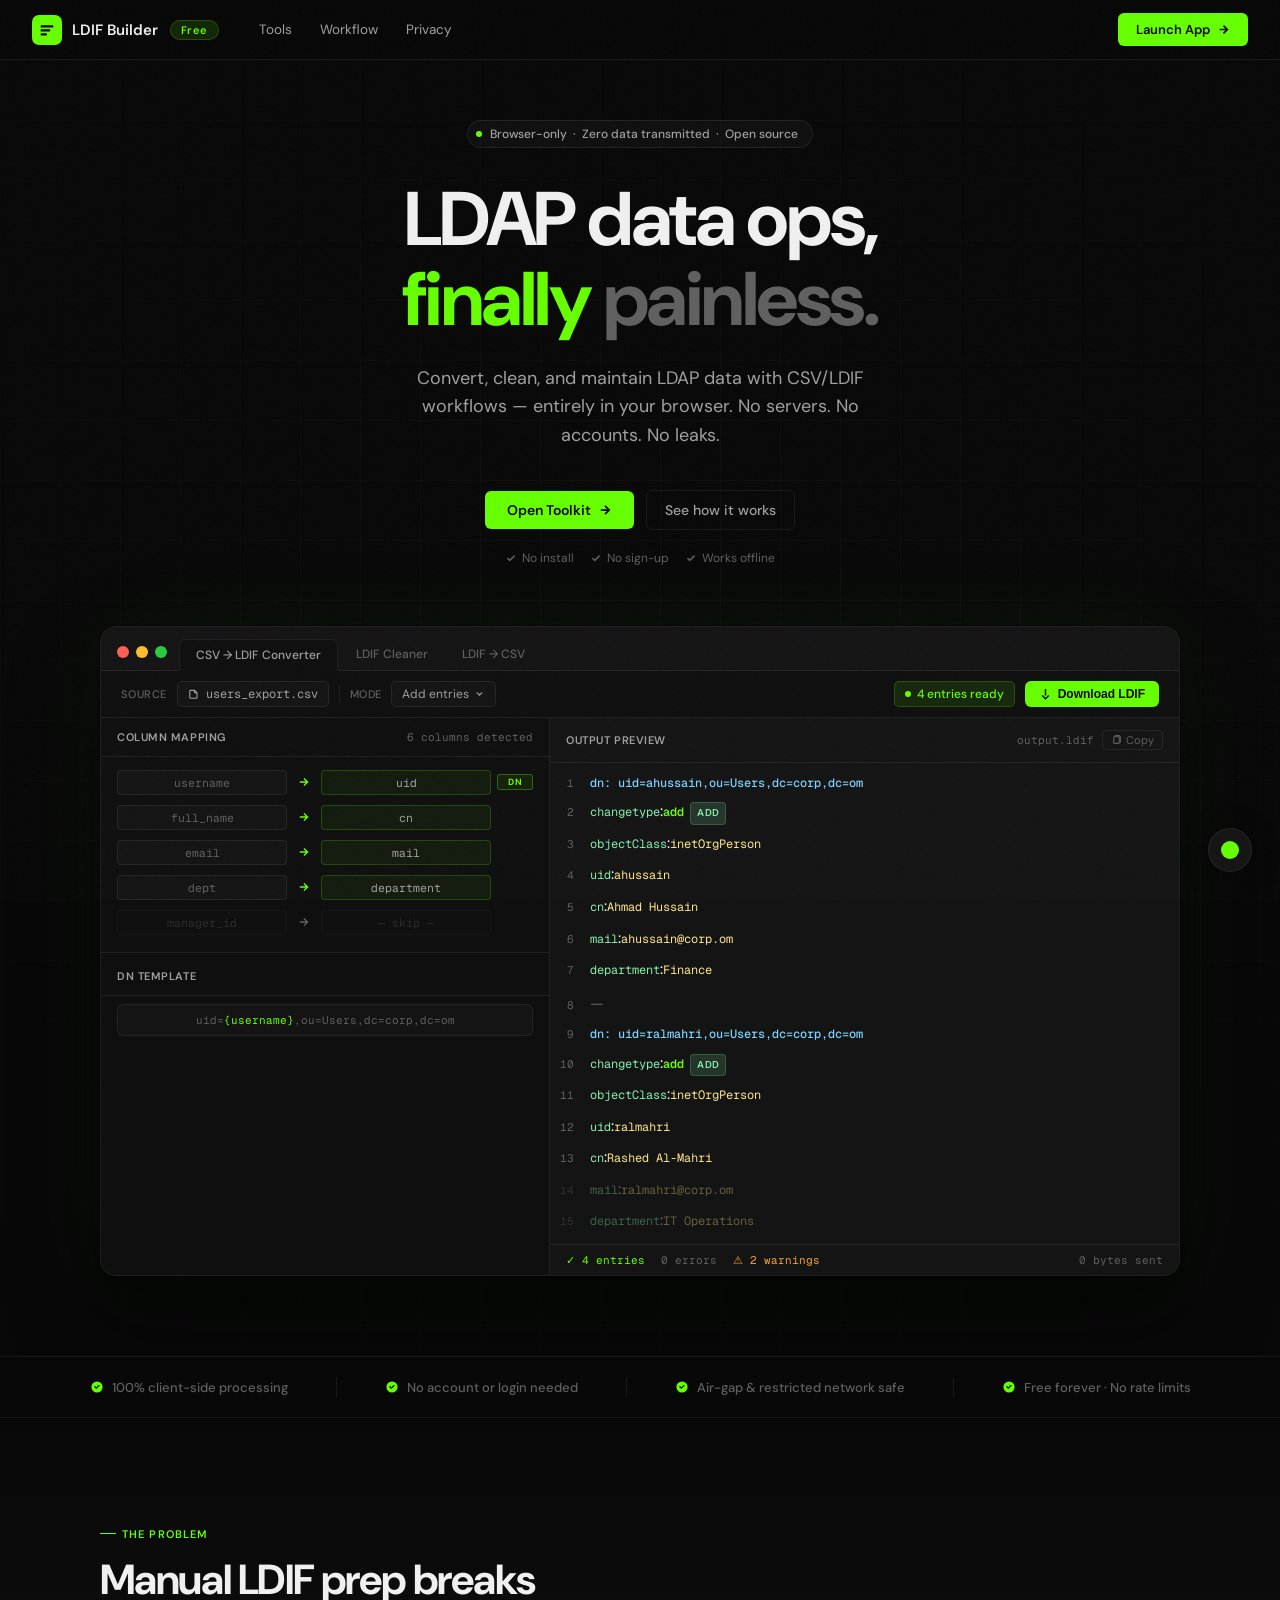
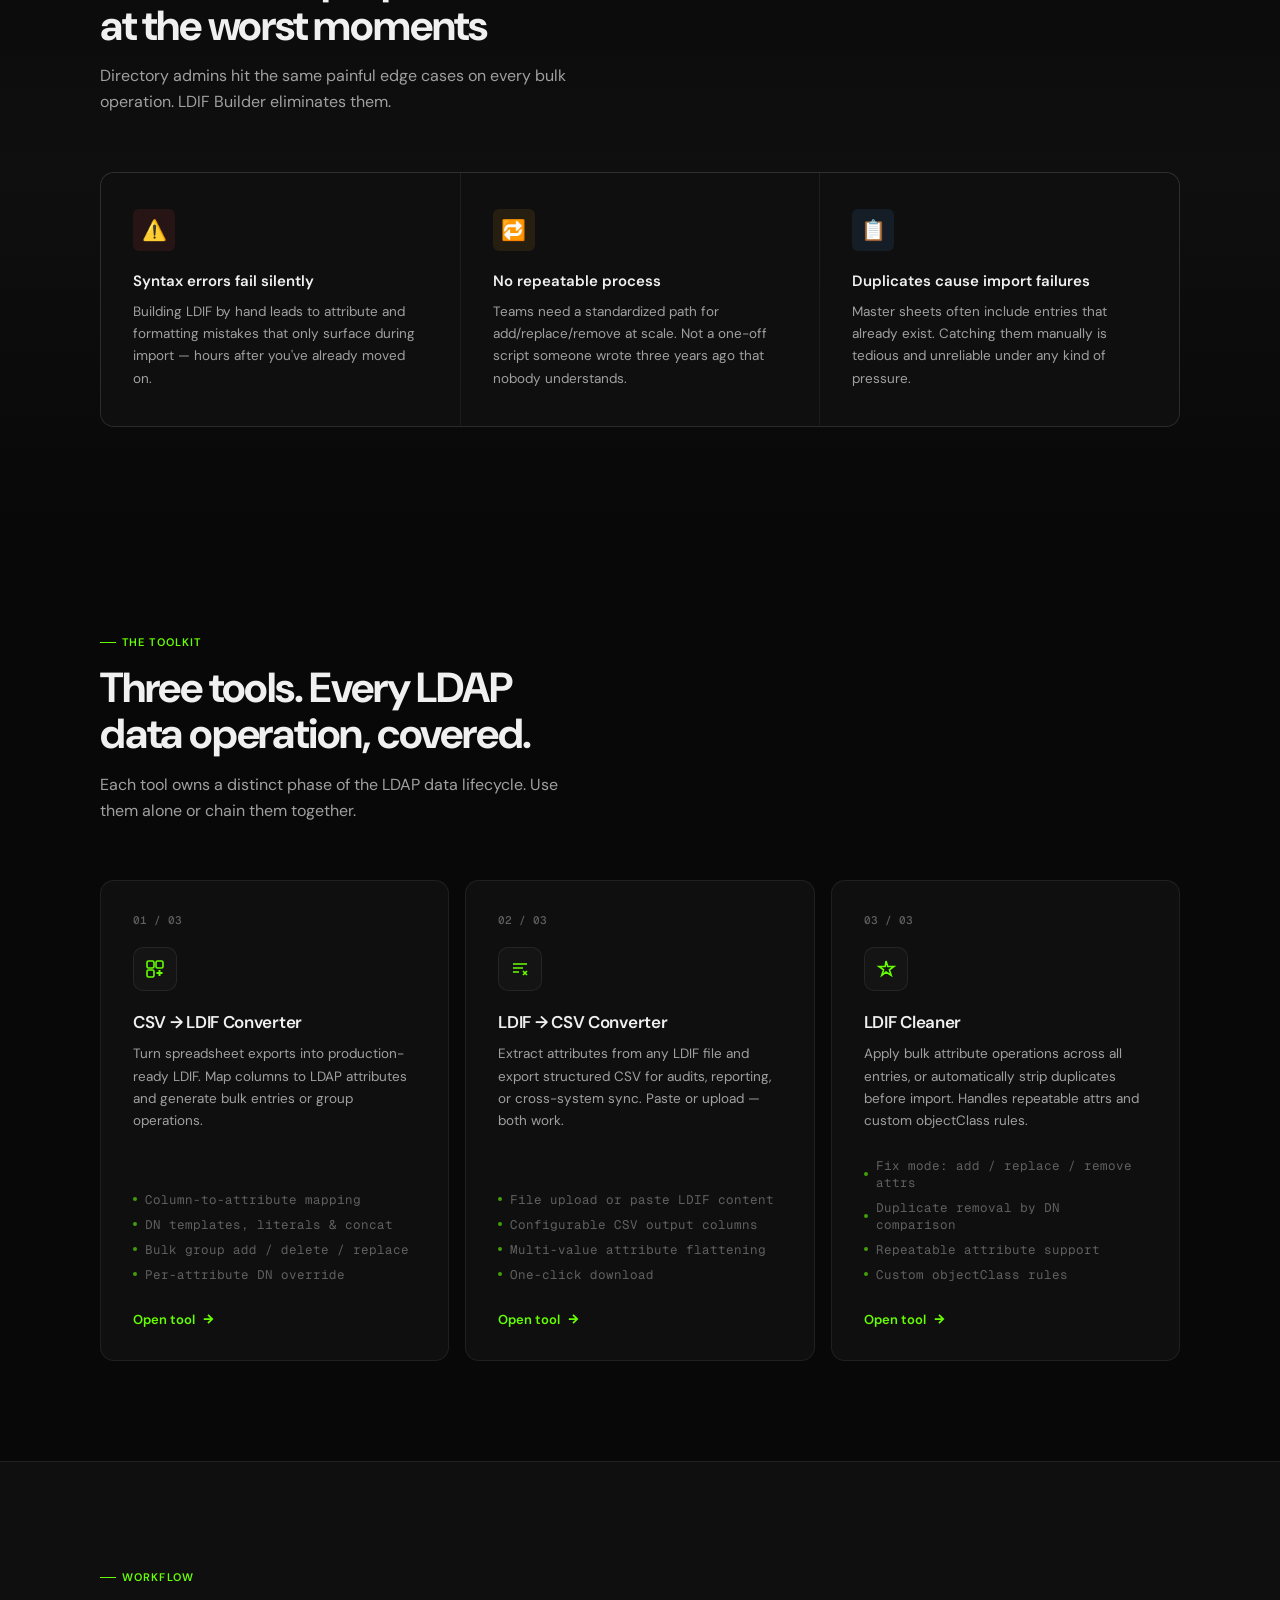
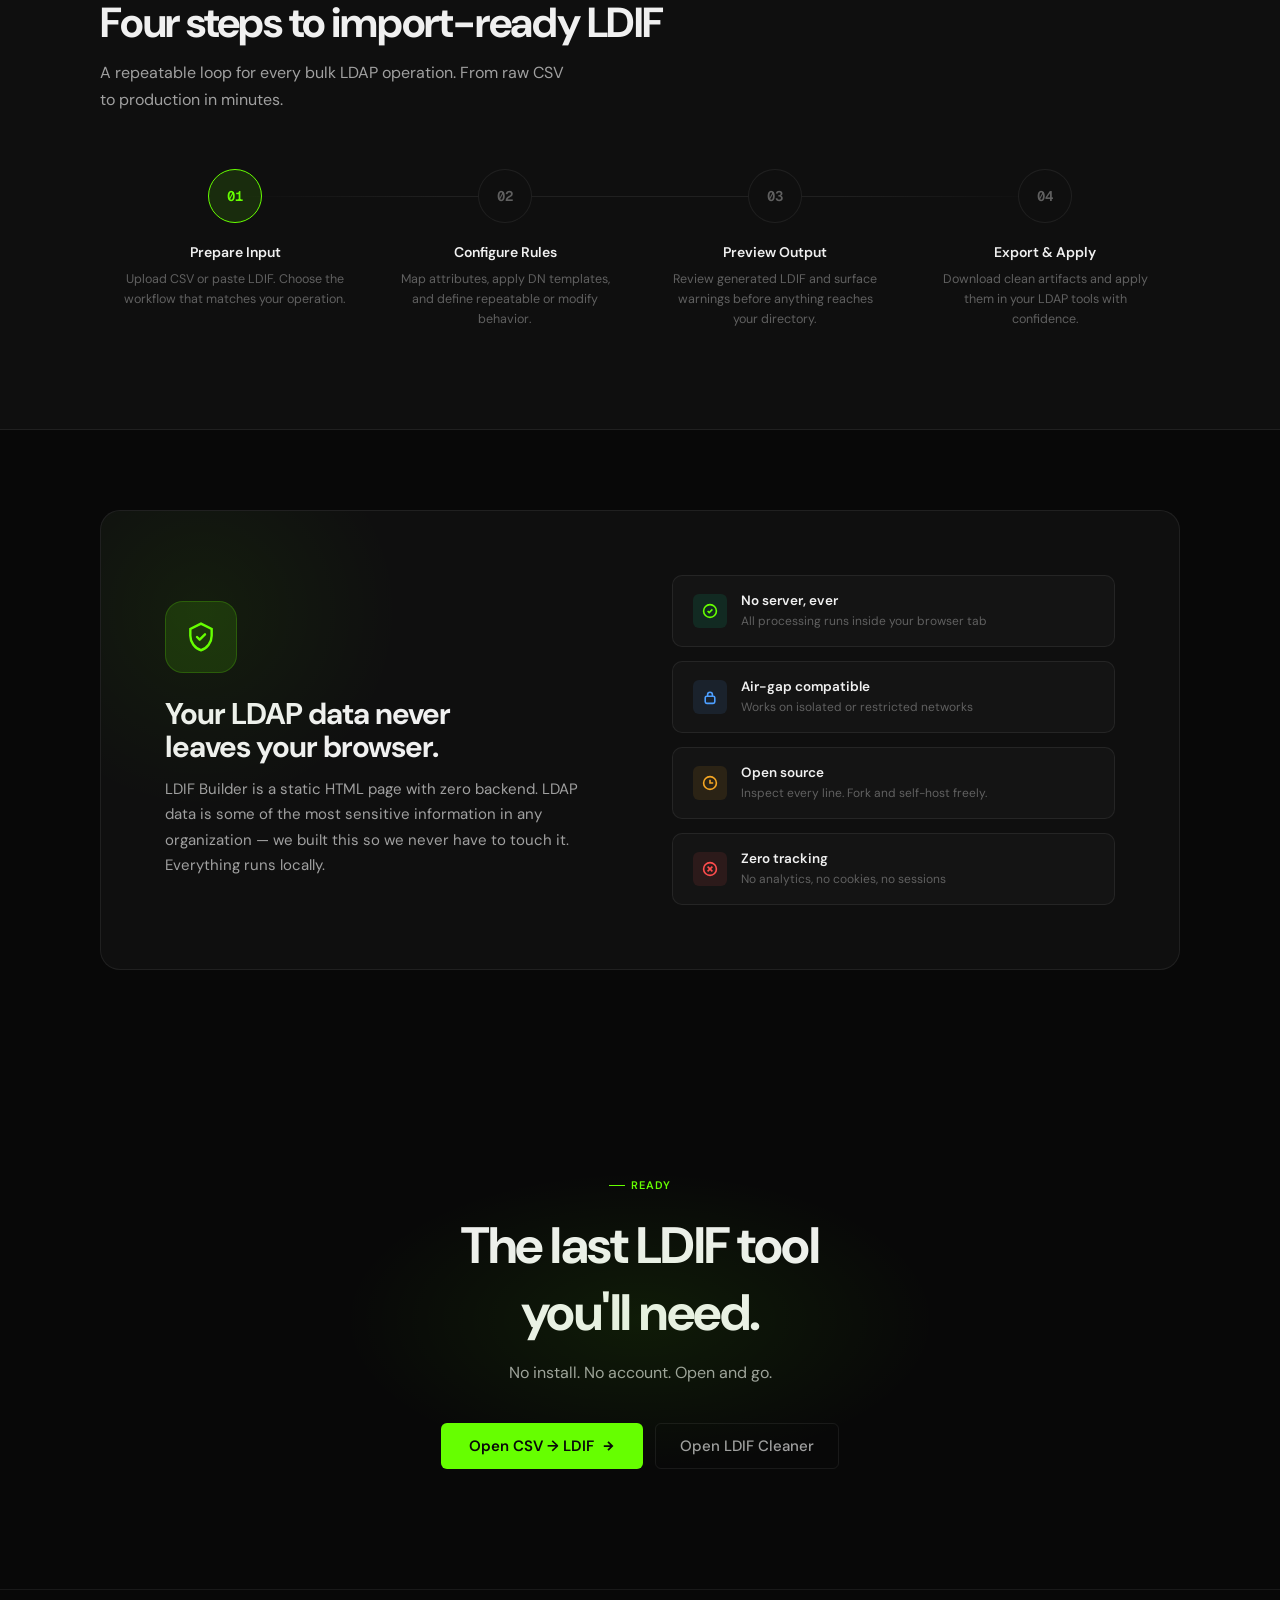
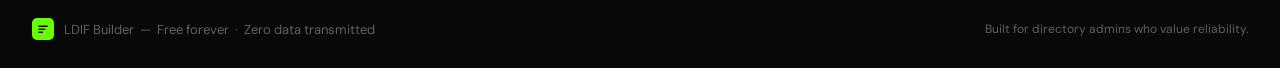
<file: index.html>
<!DOCTYPE html>
<html lang="en">
<head>
<meta charset="UTF-8">
<meta name="viewport" content="width=device-width, initial-scale=1.0">
<title>LDIF Builder — LDAP Data, Done Right</title>
<link rel="preconnect" href="https://fonts.googleapis.com">
<link href="https://fonts.googleapis.com/css2?family=DM+Sans:ital,opsz,wght@0,9..40,300;0,9..40,400;0,9..40,500;0,9..40,600;0,9..40,700;1,9..40,400&family=Geist+Mono:wght@300;400;500&display=swap" rel="stylesheet">
<style>
/* ─── THEME TOKENS ─── */
:root {
  --accent: #66ff00;
  --accent-rgb: 102, 255, 0;
  --bg: #080808;
  --bg-1: #0f0f0f;
  --bg-2: #141414;
  --bg-3: #1a1a1a;
  --border: rgba(255,255,255,.07);
  --border-hover: rgba(255,255,255,.14);
  --text: #f0f0f0;
  --text-2: #a0a0a0;
  --text-3: #606060;
  --red: #ff4d4d;
  --yellow: #f5a623;
  --blue: #4d9fff;
  --r: 10px; --r-sm: 6px;
}

*,*::before,*::after{box-sizing:border-box;margin:0;padding:0}
html{scroll-behavior:smooth}
body{
  background:var(--bg);color:var(--text);
  font-family:'DM Sans',sans-serif;
  -webkit-font-smoothing:antialiased;
  overflow-x:hidden;position:relative;
}

/* GRAIN */
body::before{
  content:'';position:fixed;inset:0;z-index:1000;pointer-events:none;opacity:.028;
  background-image:url("data:image/svg+xml,%3Csvg viewBox='0 0 512 512' xmlns='http://www.w3.org/2000/svg'%3E%3Cfilter id='n'%3E%3CfeTurbulence type='fractalNoise' baseFrequency='0.75' numOctaves='4' stitchTiles='stitch'/%3E%3C/filter%3E%3Crect width='100%25' height='100%25' filter='url(%23n)'/%3E%3C/svg%3E");
  background-size:200px 200px;
}

/* ─── NAV ─── */
nav{
  position:fixed;top:0;left:0;right:0;z-index:500;height:60px;
  display:flex;align-items:center;padding:0 32px;
  border-bottom:1px solid var(--border);
  background:rgba(8,8,8,.82);
  backdrop-filter:blur(24px) saturate(1.8);
  -webkit-backdrop-filter:blur(24px) saturate(1.8);
}
.nav-logo{display:flex;align-items:center;gap:10px;text-decoration:none;font-size:15px;font-weight:600;color:var(--text);flex-shrink:0}
.nav-logo-mark{width:30px;height:30px;background:var(--accent);border-radius:7px;display:grid;place-items:center;transition:background .3s}
.nav-pill{
  margin-left:12px;border-radius:100px;padding:2px 10px;
  font-size:11px;font-weight:600;letter-spacing:.04em;
  background:rgba(var(--accent-rgb),.12);
  border:1px solid rgba(var(--accent-rgb),.2);
  color:var(--accent);
  transition:background .3s,border-color .3s,color .3s;
}
.nav-links{display:flex;align-items:center;gap:4px;margin-left:28px;flex:1}
.nav-link{font-size:13.5px;color:var(--text-2);text-decoration:none;padding:5px 12px;border-radius:var(--r-sm);transition:color .15s,background .15s;font-weight:400}
.nav-link:hover{color:var(--text);background:rgba(255,255,255,.05)}
.nav-right{margin-left:auto;display:flex;align-items:center;gap:10px}
.btn-ghost{font-size:13px;color:var(--text-2);text-decoration:none;padding:7px 14px;border-radius:var(--r-sm);border:1px solid var(--border);transition:color .15s,border-color .15s;font-weight:500;cursor:pointer;background:none}
.btn-ghost:hover{color:var(--text);border-color:var(--border-hover)}
.btn-accent{
  font-size:13px;font-weight:600;background:var(--accent);color:#080808;
  border:none;border-radius:var(--r-sm);padding:8px 18px;
  cursor:pointer;text-decoration:none;display:flex;align-items:center;gap:7px;
  transition:opacity .15s,transform .15s,background .3s;
}
.btn-accent:hover{transform:translateY(-1px);opacity:.9}

/* ─── HERO ─── */
.hero{
  position:relative;z-index:1;min-height:100vh;
  display:flex;flex-direction:column;justify-content:center;align-items:center;
  text-align:center;padding:120px 24px 80px;overflow:hidden;
}
.hero-grid{
  position:absolute;inset:0;z-index:0;
  background-image:linear-gradient(rgba(255,255,255,.025) 1px,transparent 1px),linear-gradient(90deg,rgba(255,255,255,.025) 1px,transparent 1px);
  background-size:60px 60px;
  mask-image:radial-gradient(ellipse 80% 80% at 50% 50%,black 20%,transparent 100%);
}
.orb{position:absolute;border-radius:50%;filter:blur(120px);pointer-events:none;animation:drift 12s ease-in-out infinite}
.orb-1{width:500px;height:300px;top:20%;left:10%;animation-delay:0s}
.orb-2{width:400px;height:400px;top:10%;right:10%;animation-delay:-4s}
@keyframes drift{0%,100%{transform:translate(0,0)}33%{transform:translate(30px,-20px)}66%{transform:translate(-20px,30px)}}

.hero-eyebrow{
  display:inline-flex;align-items:center;gap:8px;
  border:1px solid var(--border);border-radius:100px;padding:5px 14px 5px 8px;
  font-size:12px;font-weight:500;color:var(--text-2);margin-bottom:32px;
  background:rgba(255,255,255,.03);animation:fadeUp .6s ease both;
}
.eyebrow-dot{width:6px;height:6px;background:var(--accent);border-radius:50%;animation:pulse 2s ease infinite;transition:background .3s}
@keyframes pulse{0%,100%{opacity:1;transform:scale(1)}50%{opacity:.5;transform:scale(.7)}}
h1{font-size:clamp(44px,6vw,76px);font-weight:700;line-height:1.05;letter-spacing:-2.5px;color:var(--text);max-width:820px;animation:fadeUp .6s .1s ease both}
h1 .accent{color:var(--accent);transition:color .3s}
h1 .dim{color:var(--text-3)}
.hero-sub{font-size:18px;line-height:1.6;color:var(--text-2);font-weight:400;max-width:520px;margin:24px auto 0;animation:fadeUp .6s .2s ease both}
.hero-ctas{display:flex;align-items:center;gap:12px;margin-top:40px;animation:fadeUp .6s .3s ease both}
.hero-ctas .btn-accent{font-size:14px;padding:10px 22px}
.hero-ctas .btn-ghost{font-size:14px;padding:10px 18px}
.hero-meta{margin-top:20px;font-size:12px;color:var(--text-3);display:flex;align-items:center;gap:16px;animation:fadeUp .6s .4s ease both}
.hero-meta span{display:flex;align-items:center;gap:5px}

/* ─── APP MOCKUP ─── */
.app-wrap{width:100%;max-width:1080px;margin:60px auto 0;animation:fadeUp .6s .5s ease both;position:relative;z-index:1}
.app-shell{background:var(--bg-1);border:1px solid var(--border);border-radius:16px;overflow:hidden;box-shadow:0 0 0 1px rgba(0,0,0,.5),0 40px 80px rgba(0,0,0,.6),0 0 100px rgba(var(--accent-rgb),.06);transition:box-shadow .3s}
.app-chrome{background:var(--bg-2);border-bottom:1px solid var(--border);padding:12px 16px 0;display:flex;align-items:flex-end;gap:12px}
.chrome-dots{display:flex;gap:7px;align-items:center;padding-bottom:12px;flex-shrink:0}
.tl{width:12px;height:12px;border-radius:50%}
.tl-r{background:#ff5f57}.tl-y{background:#ffbd2e}.tl-g{background:#28ca41}
.chrome-bar{flex:1}
.chrome-tabs{display:flex;gap:2px}
.chrome-tab{font-size:12px;color:var(--text-3);padding:7px 16px;border-radius:6px 6px 0 0;cursor:pointer;transition:background .15s,color .15s;font-weight:500}
.chrome-tab.active{background:var(--bg-1);color:var(--text-2);border:1px solid var(--border);border-bottom:1px solid var(--bg-1);margin-bottom:-1px}
.app-toolbar{background:var(--bg-1);border-bottom:1px solid var(--border);padding:10px 20px;display:flex;align-items:center;justify-content:space-between;gap:12px}
.tb-left{display:flex;align-items:center;gap:10px;flex-wrap:wrap}
.tb-label{font-size:11px;color:var(--text-3);font-weight:500;letter-spacing:.04em;text-transform:uppercase}
.tb-file{display:flex;align-items:center;gap:6px;font-size:12px;color:var(--text-2);font-family:'Geist Mono',monospace;background:var(--bg-2);border:1px solid var(--border);border-radius:5px;padding:4px 10px}
.tb-sep{width:1px;height:18px;background:var(--border)}
.tb-select{display:flex;align-items:center;gap:5px;font-size:12px;color:var(--text-2);background:var(--bg-2);border:1px solid var(--border);border-radius:5px;padding:4px 10px;cursor:pointer}
.tb-right{display:flex;align-items:center;gap:10px;flex-shrink:0}
.tb-badge{display:flex;align-items:center;gap:6px;font-size:12px;font-weight:500;padding:4px 10px;border-radius:5px}
.tb-badge.success{background:rgba(var(--accent-rgb),.1);color:var(--accent);border:1px solid rgba(var(--accent-rgb),.2);transition:background .3s,color .3s,border-color .3s}
.tb-dot{width:6px;height:6px;border-radius:50%;background:var(--accent);transition:background .3s}
.tb-btn-primary{display:flex;align-items:center;gap:6px;background:var(--accent);color:#080808;border:none;border-radius:6px;padding:6px 14px;font-size:12px;font-weight:700;cursor:pointer;transition:background .3s,opacity .15s}
.tb-btn-primary:hover{opacity:.85}
.app-panes{display:grid;grid-template-columns:1fr 1.4fr;min-height:360px}
.app-pane{display:flex;flex-direction:column}
.app-pane-left{border-right:1px solid var(--border);background:var(--bg-1)}
.app-pane-right{background:var(--bg-2)}
.pane-header{display:flex;align-items:center;justify-content:space-between;padding:12px 16px;border-bottom:1px solid var(--border)}
.pane-title{font-size:11px;font-weight:600;color:var(--text-2);letter-spacing:.05em;text-transform:uppercase}
.pane-count{font-size:11px;color:var(--text-3);font-family:'Geist Mono',monospace}
.preview-copy{display:flex;align-items:center;gap:4px;font-size:11px;color:var(--text-3);cursor:pointer;padding:2px 8px;border-radius:4px;border:1px solid var(--border);transition:color .15s,border-color .15s}
.preview-copy:hover{color:var(--text-2);border-color:var(--border-hover)}
.mapping-rows{padding:8px 0}
.map-row{display:grid;grid-template-columns:1fr 22px 1fr 36px;align-items:center;gap:6px;padding:5px 16px;transition:background .1s}
.map-row:hover{background:rgba(255,255,255,.02)}
.map-row.muted .map-src,.map-row.muted .map-dst{opacity:.35}
.map-src,.map-dst{font-size:11.5px;font-family:'Geist Mono',monospace;background:var(--bg-2);border:1px solid var(--border);border-radius:4px;padding:4px 8px;color:var(--text-3);overflow:hidden;text-overflow:ellipsis;white-space:nowrap}
.map-dst.active{color:var(--text-2);border-color:rgba(var(--accent-rgb),.2);background:rgba(var(--accent-rgb),.05);transition:border-color .3s,background .3s}
.map-arrow{display:flex;justify-content:center}
.map-tag{font-size:9px;font-weight:700;letter-spacing:.06em;text-transform:uppercase;color:var(--accent);transition:color .3s}
.dn-tag{border:1px solid rgba(var(--accent-rgb),.3);border-radius:3px;padding:1px 5px;background:rgba(var(--accent-rgb),.08);transition:border-color .3s,background .3s}
.pane-divider{height:1px;background:var(--border);margin:4px 0}
.dn-template{margin:8px 16px 16px;background:var(--bg-2);border:1px solid var(--border);border-radius:6px;padding:8px 12px;font-family:'Geist Mono',monospace;font-size:11px;overflow:hidden;text-overflow:ellipsis;white-space:nowrap}
.dn-seg.lit{color:var(--text-3)}
.dn-seg.var{color:var(--accent);transition:color .3s}
.output-code{flex:1;padding:8px 0;overflow:hidden}
.oc-line{display:flex;align-items:baseline;padding:1px 0;line-height:1.85}
.oc-line.faded{opacity:.35}
.oc-line.oc-sep{padding:4px 0}
.oc-ln{font-family:'Geist Mono',monospace;font-size:11px;color:var(--text-3);width:40px;text-align:right;padding-right:16px;flex-shrink:0;user-select:none}
.t-comment{color:#3a3a3a}
.t-dn{color:#7dd3fc;font-weight:500;font-family:'Geist Mono',monospace;font-size:12px}
.t-attr{color:#86efac;font-family:'Geist Mono',monospace;font-size:12px}
.t-val{color:#fde68a;font-family:'Geist Mono',monospace;font-size:12px}
.t-change{color:var(--accent);font-weight:600;font-family:'Geist Mono',monospace;font-size:12px;transition:color .3s}
.t-tag{display:inline-block;padding:1px 6px;border-radius:4px;font-size:10px;font-weight:600;margin-left:6px;vertical-align:middle;letter-spacing:.04em}
.tag-add{background:rgba(134,239,172,.15);color:#86efac;border:1px solid rgba(134,239,172,.2)}
.tag-mod{background:rgba(253,230,138,.1);color:#fde68a;border:1px solid rgba(253,230,138,.2)}
.output-footer{background:var(--bg-2);border-top:1px solid var(--border);padding:8px 16px;display:flex;align-items:center;gap:16px}
.tf-stat{font-family:'Geist Mono',monospace;font-size:11px;color:var(--text-3);display:flex;align-items:center;gap:6px}
.tf-dot{width:6px;height:6px;border-radius:50%;background:var(--accent);transition:background .3s}
.tf-ok{color:var(--accent);transition:color .3s}

/* ─── PROOF BAR ─── */
.proof-bar{
  position:relative;z-index:1;
  border-top:1px solid var(--border);border-bottom:1px solid var(--border);
  padding:20px 32px;display:flex;align-items:center;justify-content:center;gap:48px;flex-wrap:wrap;
}
.proof-item{display:flex;align-items:center;gap:8px;font-size:13px;color:var(--text-3);font-weight:500}
.proof-item svg{color:var(--accent);transition:color .3s}
.proof-divider{width:1px;height:20px;background:var(--border)}

/* ─── SECTIONS ─── */
.section{padding:100px 32px;position:relative;z-index:1}
.section-inner{max-width:1080px;margin:0 auto}
.eyebrow-label{display:inline-flex;align-items:center;gap:6px;font-size:11px;font-weight:600;letter-spacing:.1em;text-transform:uppercase;color:var(--accent);margin-bottom:16px;transition:color .3s}
.eyebrow-label::before{content:'';width:16px;height:1px;background:var(--accent);transition:background .3s}
.section-h2{font-size:clamp(28px,3.5vw,42px);font-weight:700;letter-spacing:-1.2px;line-height:1.1;color:var(--text);margin-bottom:14px}
.section-p{font-size:16px;color:var(--text-2);line-height:1.65;max-width:480px}

/* ─── PROBLEMS ─── */
.problem-grid{display:grid;grid-template-columns:repeat(3,1fr);gap:1px;margin-top:56px;border:1px solid var(--border);border-radius:14px;overflow:hidden;background:var(--border)}
.problem-card{background:var(--bg-1);padding:36px 32px;transition:background .2s}
.problem-card:hover{background:var(--bg-2)}
.problem-icon{width:42px;height:42px;border-radius:var(--r-sm);display:grid;place-items:center;margin-bottom:20px;font-size:20px}
.icon-red{background:rgba(255,77,77,.1)}.icon-yellow{background:rgba(245,166,35,.1)}.icon-blue{background:rgba(77,159,255,.1)}
.problem-title{font-size:15px;font-weight:600;color:var(--text);margin-bottom:10px}
.problem-desc{font-size:13.5px;color:var(--text-2);line-height:1.65}

/* ─── TOOLS ─── */
.tools-grid{display:grid;grid-template-columns:repeat(3,1fr);gap:16px;margin-top:56px}
.tool-card{
  background:var(--bg-1);border:1px solid var(--border);border-radius:14px;
  padding:32px;display:flex;flex-direction:column;
  text-decoration:none;color:inherit;
  transition:border-color .2s,background .2s,transform .2s,box-shadow .2s;
  position:relative;overflow:hidden;
}
.tool-card::before{
  content:'';position:absolute;top:0;left:0;right:0;height:1px;
  background:linear-gradient(90deg,transparent,var(--accent),transparent);
  opacity:0;transition:opacity .3s,background .3s;
}
.tool-card:hover{border-color:rgba(var(--accent-rgb),.2);background:var(--bg-2);transform:translateY(-3px);box-shadow:0 20px 60px rgba(0,0,0,.4),0 0 40px rgba(var(--accent-rgb),.04)}
.tool-card:hover::before{opacity:1}
.tool-num{font-family:'Geist Mono',monospace;font-size:11px;color:var(--text-3);font-weight:500;margin-bottom:20px}
.tool-icon{width:44px;height:44px;border-radius:var(--r);border:1px solid var(--border);display:grid;place-items:center;margin-bottom:20px;background:var(--bg-2);transition:border-color .2s}
.tool-card:hover .tool-icon{border-color:rgba(var(--accent-rgb),.25)}
.tool-name{font-size:17px;font-weight:600;color:var(--text);margin-bottom:10px;letter-spacing:-.3px}
.tool-desc{font-size:13.5px;color:var(--text-2);line-height:1.65;flex:1;margin-bottom:24px}
.tool-features{display:flex;flex-direction:column;gap:8px;margin-bottom:28px}
.tool-feat{display:flex;align-items:center;gap:8px;font-size:12.5px;color:var(--text-3);font-family:'Geist Mono',monospace}
.feat-dot{width:4px;height:4px;border-radius:50%;background:var(--accent);flex-shrink:0;opacity:.6;transition:background .3s}
.tool-arrow{display:flex;align-items:center;gap:6px;font-size:13px;font-weight:600;color:var(--accent);margin-top:auto;transition:color .3s}

/* ─── WORKFLOW ─── */
.workflow-steps{display:grid;grid-template-columns:repeat(4,1fr);gap:0;margin-top:56px;position:relative}
.workflow-steps::before{content:'';position:absolute;top:27px;left:12.5%;right:12.5%;height:1px;background:linear-gradient(90deg,transparent,var(--border),var(--border),var(--border),transparent)}
.step{display:flex;flex-direction:column;align-items:center;text-align:center;padding:0 24px;position:relative}
.step-circle{width:54px;height:54px;border-radius:50%;border:1px solid var(--border);background:var(--bg-1);display:grid;place-items:center;margin-bottom:20px;position:relative;z-index:1;transition:border-color .2s,background .2s}
.step-circle.active{border-color:var(--accent);background:rgba(var(--accent-rgb),.12);transition:border-color .3s,background .3s}
.step-n{font-family:'Geist Mono',monospace;font-size:14px;font-weight:600;color:var(--text-3)}
.step-circle.active .step-n{color:var(--accent);transition:color .3s}
.step-title{font-size:14px;font-weight:600;color:var(--text);margin-bottom:8px}
.step-desc{font-size:12.5px;color:var(--text-3);line-height:1.6}

/* ─── PRIVACY ─── */
.privacy-section{padding:80px 32px;position:relative;z-index:1}
.privacy-card{
  max-width:1080px;margin:0 auto;background:var(--bg-1);
  border:1px solid var(--border);border-radius:20px;padding:64px;
  display:grid;grid-template-columns:1fr 1fr;gap:64px;align-items:center;
  position:relative;overflow:hidden;
}
.privacy-card::before{
  content:'';position:absolute;top:-100px;left:-100px;width:400px;height:400px;
  background:radial-gradient(circle,rgba(var(--accent-rgb),.06) 0%,transparent 70%);
  pointer-events:none;transition:background .3s;
}
.privacy-icon-big{width:72px;height:72px;background:rgba(var(--accent-rgb),.12);border:1px solid rgba(var(--accent-rgb),.2);border-radius:18px;display:grid;place-items:center;margin-bottom:24px;transition:background .3s,border-color .3s}
.privacy-h{font-size:30px;font-weight:700;letter-spacing:-1px;margin-bottom:14px;line-height:1.1}
.privacy-p{font-size:15px;color:var(--text-2);line-height:1.7}
.privacy-pills{display:flex;flex-direction:column;gap:14px}
.p-pill{display:flex;align-items:center;gap:14px;padding:16px 20px;background:var(--bg-2);border:1px solid var(--border);border-radius:10px;transition:border-color .2s}
.p-pill:hover{border-color:rgba(var(--accent-rgb),.2)}
.p-pill-icon{width:34px;height:34px;flex-shrink:0;border-radius:var(--r-sm);display:grid;place-items:center}
.p-pill-text strong{font-size:13.5px;font-weight:600;display:block;color:var(--text)}
.p-pill-text span{font-size:12px;color:var(--text-3)}

/* ─── CTA ─── */
.cta-section{padding:120px 32px;text-align:center;position:relative;z-index:1}
.cta-glow{position:absolute;top:50%;left:50%;transform:translate(-50%,-50%);width:600px;height:300px;background:radial-gradient(ellipse,rgba(var(--accent-rgb),.08) 0%,transparent 70%);pointer-events:none;transition:background .3s}
.cta-section h2{font-size:clamp(32px,4vw,52px);font-weight:700;letter-spacing:-1.5px;margin-bottom:16px}
.cta-section p{font-size:16px;color:var(--text-2);margin-bottom:40px}
.cta-btns{display:flex;justify-content:center;gap:12px;flex-wrap:wrap}
.cta-btns .btn-accent{font-size:15px;padding:12px 28px}
.cta-btns .btn-ghost{font-size:15px;padding:12px 24px}

/* ─── FOOTER ─── */
footer{border-top:1px solid var(--border);padding:28px 32px;display:flex;align-items:center;justify-content:space-between;position:relative;z-index:1}
.footer-left{display:flex;align-items:center;gap:10px;font-size:13px;color:var(--text-3)}
.footer-right{font-size:12px;color:var(--text-3)}

/* ─── THEME PANEL ─── */
.theme-btn{
  position:fixed;bottom:28px;right:28px;z-index:600;
  width:44px;height:44px;border-radius:50%;
  background:var(--bg-2);border:1px solid var(--border);
  display:flex;align-items:center;justify-content:center;
  cursor:pointer;transition:border-color .2s,transform .2s;
  box-shadow:0 4px 24px rgba(0,0,0,.5);
}
.theme-btn:hover{border-color:var(--accent);transform:scale(1.05)}
.theme-swatch{
  width:18px;height:18px;border-radius:50%;
  background:var(--accent);transition:background .3s;
}

.theme-panel{
  position:fixed;bottom:84px;right:28px;z-index:601;
  background:var(--bg-2);border:1px solid var(--border);border-radius:16px;
  padding:20px;width:248px;
  box-shadow:0 20px 60px rgba(0,0,0,.6);
  transform:translateY(12px) scale(.96);opacity:0;pointer-events:none;
  transition:transform .2s ease,opacity .2s ease;
}
.theme-panel.open{transform:translateY(0) scale(1);opacity:1;pointer-events:all}

.tp-title{font-size:12px;font-weight:600;color:var(--text-2);letter-spacing:.06em;text-transform:uppercase;margin-bottom:14px}
.tp-presets{display:grid;grid-template-columns:repeat(6,1fr);gap:8px;margin-bottom:16px}
.tp-preset{
  width:100%;aspect-ratio:1;border-radius:50%;border:2px solid transparent;
  cursor:pointer;transition:transform .15s,border-color .15s;
}
.tp-preset:hover{transform:scale(1.15)}
.tp-preset.selected{border-color:var(--text)}

.tp-input-row{display:flex;align-items:center;gap:8px;margin-bottom:12px}
.tp-hash{font-family:'Geist Mono',monospace;font-size:13px;color:var(--text-3)}
.tp-hex{
  flex:1;background:var(--bg-3);border:1px solid var(--border);
  border-radius:var(--r-sm);padding:7px 10px;
  font-family:'Geist Mono',monospace;font-size:13px;color:var(--text);
  outline:none;transition:border-color .15s;
  letter-spacing:.06em;text-transform:uppercase;
}
.tp-hex:focus{border-color:var(--accent)}
.tp-hex::placeholder{color:var(--text-3)}
.tp-apply{
  background:var(--accent);color:#080808;
  border:none;border-radius:var(--r-sm);padding:7px 14px;
  font-size:12px;font-weight:700;cursor:pointer;
  transition:opacity .15s,background .3s;white-space:nowrap;
}
.tp-apply:hover{opacity:.85}
.tp-live-row{display:flex;align-items:center;gap:8px}
.tp-live-dot{width:8px;height:8px;border-radius:50%;background:var(--accent);transition:background .3s}
.tp-live-label{font-size:11px;color:var(--text-3)}
.tp-error{font-size:11px;color:#ff4d4d;margin-top:6px;min-height:16px;font-family:'Geist Mono',monospace}

/* ─── ANIMATIONS ─── */
@keyframes fadeUp{from{opacity:0;transform:translateY(18px)}to{opacity:1;transform:translateY(0)}}

/* ─── RESPONSIVE ─── */
@media(max-width:900px){
  nav{padding:0 20px}.nav-links{display:none}
  h1{letter-spacing:-1.5px}
  .problem-grid,.tools-grid{grid-template-columns:1fr}
  .workflow-steps{grid-template-columns:1fr 1fr;gap:24px}.workflow-steps::before{display:none}
  .privacy-card{grid-template-columns:1fr;gap:40px;padding:36px}
  .proof-bar{gap:24px}.proof-divider{display:none}
}
</style>
</head>
<body>

<!-- NAV -->
<nav>
  <a href="index.html" class="nav-logo">
    <div class="nav-logo-mark" id="logo-mark">
      <svg width="16" height="16" viewBox="0 0 20 20" fill="none">
        <rect x="2" y="4" width="16" height="3" rx="1.5" fill="#080808"/>
        <rect x="2" y="9" width="12" height="3" rx="1.5" fill="#080808"/>
        <rect x="2" y="14" width="8" height="3" rx="1.5" fill="#080808"/>
      </svg>
    </div>
    LDIF Builder
  </a>
  <span class="nav-pill">Free</span>
  <div class="nav-links">
    <a href="#tools" class="nav-link">Tools</a>
    <a href="#workflow" class="nav-link">Workflow</a>
    <a href="#privacy" class="nav-link">Privacy</a>
  </div>
  <div class="nav-right">
    <a href="#tools" class="btn-accent" id="nav-cta">
      Launch App
      <svg width="13" height="13" viewBox="0 0 20 20" fill="none" stroke="currentColor" stroke-width="2.5"><path d="M4 10h12M10 4l6 6-6 6"/></svg>
    </a>
  </div>
</nav>

<!-- HERO -->
<section class="hero">
  <div class="hero-grid"></div>
  <div class="orb orb-1" id="orb1"></div>
  <div class="orb orb-2" id="orb2"></div>

  <div class="hero-eyebrow">
    <span class="eyebrow-dot" id="eyebrow-dot"></span>
    Browser-only &nbsp;·&nbsp; Zero data transmitted &nbsp;·&nbsp; Open source
  </div>

  <h1>
    LDAP data ops,<br>
    <span class="accent" id="h1-accent">finally</span> <span class="dim">painless.</span>
  </h1>

  <p class="hero-sub">
    Convert, clean, and maintain LDAP data with CSV/LDIF workflows — entirely in your browser. No servers. No accounts. No leaks.
  </p>

  <div class="hero-ctas">
    <a href="#tools" class="btn-accent" id="hero-cta">
      Open Toolkit
      <svg width="14" height="14" viewBox="0 0 20 20" fill="none" stroke="currentColor" stroke-width="2.5"><path d="M4 10h12M10 4l6 6-6 6"/></svg>
    </a>
    <a href="#workflow" class="btn-ghost">See how it works</a>
  </div>

  <div class="hero-meta">
    <span><svg width="12" height="12" viewBox="0 0 20 20" fill="none" stroke="currentColor" stroke-width="2.5"><polyline points="4 10 8 14 16 6"/></svg>No install</span>
    <span><svg width="12" height="12" viewBox="0 0 20 20" fill="none" stroke="currentColor" stroke-width="2.5"><polyline points="4 10 8 14 16 6"/></svg>No sign-up</span>
    <span><svg width="12" height="12" viewBox="0 0 20 20" fill="none" stroke="currentColor" stroke-width="2.5"><polyline points="4 10 8 14 16 6"/></svg>Works offline</span>
  </div>

  <!-- APP MOCKUP -->
  <div class="app-wrap">
    <div class="app-shell" id="terminal">

      <!-- Browser chrome -->
      <div class="app-chrome">
        <div class="chrome-dots">
          <span class="tl tl-r"></span><span class="tl tl-y"></span><span class="tl tl-g"></span>
        </div>
        <div class="chrome-bar">
          <div class="chrome-tabs">
            <div class="chrome-tab active">CSV &rarr; LDIF Converter</div>
            <div class="chrome-tab">LDIF Cleaner</div>
            <div class="chrome-tab">LDIF &rarr; CSV</div>
          </div>
        </div>
      </div>

      <!-- Toolbar -->
      <div class="app-toolbar">
        <div class="tb-left">
          <div class="tb-label">Source</div>
          <div class="tb-file">
            <svg width="12" height="12" viewBox="0 0 20 20" fill="none" stroke="currentColor" stroke-width="1.8"><path d="M4 4h7l4 4v8a1 1 0 01-1 1H4a1 1 0 01-1-1V5a1 1 0 011-1z"/><polyline points="11 4 11 8 15 8"/></svg>
            users_export.csv
          </div>
          <div class="tb-sep"></div>
          <div class="tb-label">Mode</div>
          <div class="tb-select">
            Add entries
            <svg width="11" height="11" viewBox="0 0 20 20" fill="none" stroke="currentColor" stroke-width="2"><polyline points="5 8 10 13 15 8"/></svg>
          </div>
        </div>
        <div class="tb-right">
          <div class="tb-badge success">
            <span class="tb-dot" id="tf-dot"></span>
            <span id="tf-ok">4 entries ready</span>
          </div>
          <button class="tb-btn-primary" id="dl-btn">
            <svg width="13" height="13" viewBox="0 0 20 20" fill="none" stroke="currentColor" stroke-width="2.2"><path d="M10 3v10M5 13l5 5 5-5"/></svg>
            Download LDIF
          </button>
        </div>
      </div>

      <!-- Panes -->
      <div class="app-panes">

        <!-- LEFT: Column mapping -->
        <div class="app-pane app-pane-left">
          <div class="pane-header">
            <span class="pane-title">Column Mapping</span>
            <span class="pane-count">6 columns detected</span>
          </div>
          <div class="mapping-rows">
            <div class="map-row">
              <div class="map-src">username</div>
              <div class="map-arrow"><svg width="14" height="14" viewBox="0 0 20 20" fill="none" stroke="var(--accent)" stroke-width="2"><path d="M4 10h12M10 5l5 5-5 5"/></svg></div>
              <div class="map-dst active">uid</div>
              <div class="map-tag dn-tag">DN</div>
            </div>
            <div class="map-row">
              <div class="map-src">full_name</div>
              <div class="map-arrow"><svg width="14" height="14" viewBox="0 0 20 20" fill="none" stroke="var(--accent)" stroke-width="2"><path d="M4 10h12M10 5l5 5-5 5"/></svg></div>
              <div class="map-dst active">cn</div>
              <div class="map-tag"></div>
            </div>
            <div class="map-row">
              <div class="map-src">email</div>
              <div class="map-arrow"><svg width="14" height="14" viewBox="0 0 20 20" fill="none" stroke="var(--accent)" stroke-width="2"><path d="M4 10h12M10 5l5 5-5 5"/></svg></div>
              <div class="map-dst active">mail</div>
              <div class="map-tag"></div>
            </div>
            <div class="map-row">
              <div class="map-src">dept</div>
              <div class="map-arrow"><svg width="14" height="14" viewBox="0 0 20 20" fill="none" stroke="var(--accent)" stroke-width="2"><path d="M4 10h12M10 5l5 5-5 5"/></svg></div>
              <div class="map-dst active">department</div>
              <div class="map-tag"></div>
            </div>
            <div class="map-row muted">
              <div class="map-src">manager_id</div>
              <div class="map-arrow"><svg width="14" height="14" viewBox="0 0 20 20" fill="none" stroke="var(--text-3)" stroke-width="2"><path d="M4 10h12M10 5l5 5-5 5"/></svg></div>
              <div class="map-dst">&#8212; skip &#8212;</div>
              <div class="map-tag"></div>
            </div>
          </div>

          <div class="pane-divider"></div>

          <div class="pane-header">
            <span class="pane-title">DN Template</span>
          </div>
          <div class="dn-template">
            <span class="dn-seg lit">uid=</span><span class="dn-seg var">{username}</span><span class="dn-seg lit">,ou=Users,dc=corp,dc=om</span>
          </div>
        </div>

        <!-- RIGHT: Output preview -->
        <div class="app-pane app-pane-right">
          <div class="pane-header">
            <span class="pane-title">Output Preview</span>
            <div style="display:flex;gap:8px;align-items:center">
              <span class="pane-count">output.ldif</span>
              <div class="preview-copy">
                <svg width="11" height="11" viewBox="0 0 20 20" fill="none" stroke="currentColor" stroke-width="2"><rect x="5" y="5" width="10" height="12" rx="1"/><path d="M8 5V3h7l2 2v10h-2"/></svg>
                Copy
              </div>
            </div>
          </div>
          <div class="output-code">
            <div class="oc-line"><span class="oc-ln">1</span><span class="t-dn">dn: uid=ahussain,ou=Users,dc=corp,dc=om</span></div>
            <div class="oc-line"><span class="oc-ln">2</span><span class="t-attr">changetype</span>: <span class="t-change">add</span><span class="t-tag tag-add">ADD</span></div>
            <div class="oc-line"><span class="oc-ln">3</span><span class="t-attr">objectClass</span>: <span class="t-val">inetOrgPerson</span></div>
            <div class="oc-line"><span class="oc-ln">4</span><span class="t-attr">uid</span>: <span class="t-val">ahussain</span></div>
            <div class="oc-line"><span class="oc-ln">5</span><span class="t-attr">cn</span>: <span class="t-val">Ahmad Hussain</span></div>
            <div class="oc-line"><span class="oc-ln">6</span><span class="t-attr">mail</span>: <span class="t-val">ahussain@corp.om</span></div>
            <div class="oc-line"><span class="oc-ln">7</span><span class="t-attr">department</span>: <span class="t-val">Finance</span></div>
            <div class="oc-line oc-sep"><span class="oc-ln">8</span><span style="color:var(--text-3)">&#8212;</span></div>
            <div class="oc-line"><span class="oc-ln">9</span><span class="t-dn">dn: uid=ralmahri,ou=Users,dc=corp,dc=om</span></div>
            <div class="oc-line"><span class="oc-ln">10</span><span class="t-attr">changetype</span>: <span class="t-change">add</span><span class="t-tag tag-add">ADD</span></div>
            <div class="oc-line"><span class="oc-ln">11</span><span class="t-attr">objectClass</span>: <span class="t-val">inetOrgPerson</span></div>
            <div class="oc-line"><span class="oc-ln">12</span><span class="t-attr">uid</span>: <span class="t-val">ralmahri</span></div>
            <div class="oc-line"><span class="oc-ln">13</span><span class="t-attr">cn</span>: <span class="t-val">Rashed Al-Mahri</span></div>
            <div class="oc-line faded"><span class="oc-ln">14</span><span class="t-attr">mail</span>: <span class="t-val">ralmahri@corp.om</span></div>
            <div class="oc-line faded"><span class="oc-ln">15</span><span class="t-attr">department</span>: <span class="t-val">IT Operations</span></div>
          </div>
          <div class="output-footer">
            <span class="tf-stat" style="color:var(--accent)">&#10003; 4 entries</span>
            <span class="tf-stat">0 errors</span>
            <span class="tf-stat" style="color:var(--yellow)">&#9888; 2 warnings</span>
            <span class="tf-stat" style="margin-left:auto;color:var(--text-3)">0 bytes sent</span>
          </div>
        </div>

      </div>
    </div>
  </div>
</section>

<!-- PROOF BAR -->
<div class="proof-bar">
  <div class="proof-item"><svg width="14" height="14" viewBox="0 0 20 20" fill="currentColor"><path d="M10 2a8 8 0 100 16A8 8 0 0010 2zm3.7 6.3l-4 4a1 1 0 01-1.4 0l-2-2a1 1 0 011.4-1.4L9 10.6l3.3-3.3a1 1 0 011.4 1.4z"/></svg>100% client-side processing</div>
  <div class="proof-divider"></div>
  <div class="proof-item"><svg width="14" height="14" viewBox="0 0 20 20" fill="currentColor"><path d="M10 2a8 8 0 100 16A8 8 0 0010 2zm3.7 6.3l-4 4a1 1 0 01-1.4 0l-2-2a1 1 0 011.4-1.4L9 10.6l3.3-3.3a1 1 0 011.4 1.4z"/></svg>No account or login needed</div>
  <div class="proof-divider"></div>
  <div class="proof-item"><svg width="14" height="14" viewBox="0 0 20 20" fill="currentColor"><path d="M10 2a8 8 0 100 16A8 8 0 0010 2zm3.7 6.3l-4 4a1 1 0 01-1.4 0l-2-2a1 1 0 011.4-1.4L9 10.6l3.3-3.3a1 1 0 011.4 1.4z"/></svg>Air-gap &amp; restricted network safe</div>
  <div class="proof-divider"></div>
  <div class="proof-item"><svg width="14" height="14" viewBox="0 0 20 20" fill="currentColor"><path d="M10 2a8 8 0 100 16A8 8 0 0010 2zm3.7 6.3l-4 4a1 1 0 01-1.4 0l-2-2a1 1 0 011.4-1.4L9 10.6l3.3-3.3a1 1 0 011.4 1.4z"/></svg>Free forever · No rate limits</div>
</div>

<!-- PROBLEMS -->
<section class="section" id="problems" style="background:linear-gradient(180deg,var(--bg) 0%,var(--bg-1) 50%,var(--bg) 100%)">
  <div class="section-inner">
    <div class="eyebrow-label">The Problem</div>
    <h2 class="section-h2">Manual LDIF prep breaks<br>at the worst moments</h2>
    <p class="section-p">Directory admins hit the same painful edge cases on every bulk operation. LDIF Builder eliminates them.</p>
    <div class="problem-grid">
      <div class="problem-card">
        <div class="problem-icon icon-red">⚠️</div>
        <div class="problem-title">Syntax errors fail silently</div>
        <div class="problem-desc">Building LDIF by hand leads to attribute and formatting mistakes that only surface during import — hours after you've already moved on.</div>
      </div>
      <div class="problem-card">
        <div class="problem-icon icon-yellow">🔁</div>
        <div class="problem-title">No repeatable process</div>
        <div class="problem-desc">Teams need a standardized path for add/replace/remove at scale. Not a one-off script someone wrote three years ago that nobody understands.</div>
      </div>
      <div class="problem-card">
        <div class="problem-icon icon-blue">📋</div>
        <div class="problem-title">Duplicates cause import failures</div>
        <div class="problem-desc">Master sheets often include entries that already exist. Catching them manually is tedious and unreliable under any kind of pressure.</div>
      </div>
    </div>
  </div>
</section>

<!-- TOOLS -->
<section class="section" id="tools">
  <div class="section-inner">
    <div class="eyebrow-label">The Toolkit</div>
    <h2 class="section-h2">Three tools. Every LDAP<br>data operation, covered.</h2>
    <p class="section-p">Each tool owns a distinct phase of the LDAP data lifecycle. Use them alone or chain them together.</p>
    <div class="tools-grid">
      <a href="csv-to-ldif.html" class="tool-card">
        <div class="tool-num">01 / 03</div>
        <div class="tool-icon">
          <svg width="20" height="20" viewBox="0 0 20 20" fill="none" stroke="var(--accent)" stroke-width="1.6"><rect x="2" y="2" width="7" height="7" rx="1.5"/><rect x="11" y="2" width="7" height="7" rx="1.5"/><rect x="2" y="11" width="7" height="7" rx="1.5"/><path d="M14.5 11v6M11.5 14h6" stroke-width="2"/></svg>
        </div>
        <div class="tool-name">CSV &rarr; LDIF Converter</div>
        <div class="tool-desc">Turn spreadsheet exports into production-ready LDIF. Map columns to LDAP attributes and generate bulk entries or group operations.</div>
        <div class="tool-features">
          <div class="tool-feat"><span class="feat-dot"></span>Column-to-attribute mapping</div>
          <div class="tool-feat"><span class="feat-dot"></span>DN templates, literals &amp; concat</div>
          <div class="tool-feat"><span class="feat-dot"></span>Bulk group add / delete / replace</div>
          <div class="tool-feat"><span class="feat-dot"></span>Per-attribute DN override</div>
        </div>
        <span class="tool-arrow">Open tool <svg width="14" height="14" viewBox="0 0 20 20" fill="none" stroke="currentColor" stroke-width="2.5"><path d="M4 10h12M10 4l6 6-6 6"/></svg></span>
      </a>
      <a href="ldif-to-csv.html" class="tool-card">
        <div class="tool-num">02 / 03</div>
        <div class="tool-icon">
          <svg width="20" height="20" viewBox="0 0 20 20" fill="none" stroke="var(--accent)" stroke-width="1.6"><path d="M3 5h14M3 9h10M3 13h6"/><path d="M13 12l4 4M17 12l-4 4"/></svg>
        </div>
        <div class="tool-name">LDIF &rarr; CSV Converter</div>
        <div class="tool-desc">Extract attributes from any LDIF file and export structured CSV for audits, reporting, or cross-system sync. Paste or upload — both work.</div>
        <div class="tool-features">
          <div class="tool-feat"><span class="feat-dot"></span>File upload or paste LDIF content</div>
          <div class="tool-feat"><span class="feat-dot"></span>Configurable CSV output columns</div>
          <div class="tool-feat"><span class="feat-dot"></span>Multi-value attribute flattening</div>
          <div class="tool-feat"><span class="feat-dot"></span>One-click download</div>
        </div>
        <span class="tool-arrow">Open tool <svg width="14" height="14" viewBox="0 0 20 20" fill="none" stroke="currentColor" stroke-width="2.5"><path d="M4 10h12M10 4l6 6-6 6"/></svg></span>
      </a>
      <a href="ldif-cleaner.html" class="tool-card">
        <div class="tool-num">03 / 03</div>
        <div class="tool-icon">
          <svg width="20" height="20" viewBox="0 0 20 20" fill="none" stroke="var(--accent)" stroke-width="1.6"><path d="M10 2l1.8 5.5H18l-4.6 3.3 1.8 5.5L10 13l-4.2 3.3 1.8-5.5L3 7.5h6.2L10 2z"/></svg>
        </div>
        <div class="tool-name">LDIF Cleaner</div>
        <div class="tool-desc">Apply bulk attribute operations across all entries, or automatically strip duplicates before import. Handles repeatable attrs and custom objectClass rules.</div>
        <div class="tool-features">
          <div class="tool-feat"><span class="feat-dot"></span>Fix mode: add / replace / remove attrs</div>
          <div class="tool-feat"><span class="feat-dot"></span>Duplicate removal by DN comparison</div>
          <div class="tool-feat"><span class="feat-dot"></span>Repeatable attribute support</div>
          <div class="tool-feat"><span class="feat-dot"></span>Custom objectClass rules</div>
        </div>
        <span class="tool-arrow">Open tool <svg width="14" height="14" viewBox="0 0 20 20" fill="none" stroke="currentColor" stroke-width="2.5"><path d="M4 10h12M10 4l6 6-6 6"/></svg></span>
      </a>
    </div>
  </div>
</section>

<!-- WORKFLOW -->
<section class="section" id="workflow" style="background:var(--bg-1);border-top:1px solid var(--border);border-bottom:1px solid var(--border)">
  <div class="section-inner">
    <div class="eyebrow-label">Workflow</div>
    <h2 class="section-h2">Four steps to import-ready LDIF</h2>
    <p class="section-p">A repeatable loop for every bulk LDAP operation. From raw CSV to production in minutes.</p>
    <div class="workflow-steps">
      <div class="step"><div class="step-circle active"><span class="step-n">01</span></div><div class="step-title">Prepare Input</div><div class="step-desc">Upload CSV or paste LDIF. Choose the workflow that matches your operation.</div></div>
      <div class="step"><div class="step-circle"><span class="step-n">02</span></div><div class="step-title">Configure Rules</div><div class="step-desc">Map attributes, apply DN templates, and define repeatable or modify behavior.</div></div>
      <div class="step"><div class="step-circle"><span class="step-n">03</span></div><div class="step-title">Preview Output</div><div class="step-desc">Review generated LDIF and surface warnings before anything reaches your directory.</div></div>
      <div class="step"><div class="step-circle"><span class="step-n">04</span></div><div class="step-title">Export &amp; Apply</div><div class="step-desc">Download clean artifacts and apply them in your LDAP tools with confidence.</div></div>
    </div>
  </div>
</section>

<!-- PRIVACY -->
<section class="privacy-section" id="privacy">
  <div class="privacy-card">
    <div>
      <div class="privacy-icon-big" id="priv-icon">
        <svg width="32" height="32" viewBox="0 0 24 24" fill="none" stroke="var(--accent)" stroke-width="1.8"><path d="M12 2L4 6v5c0 4.97 3.4 9.63 8 10.93C16.6 20.63 20 15.97 20 11V6l-8-4z"/><polyline points="9 12 11 14 15 10" stroke-linecap="round" stroke-linejoin="round"/></svg>
      </div>
      <div class="privacy-h">Your LDAP data never<br>leaves your browser.</div>
      <p class="privacy-p">LDIF Builder is a static HTML page with zero backend. LDAP data is some of the most sensitive information in any organization — we built this so we never have to touch it. Everything runs locally.</p>
    </div>
    <div class="privacy-pills">
      <div class="p-pill"><div class="p-pill-icon" style="background:rgba(0,229,160,.1)" id="pill-icon-1"><svg width="16" height="16" viewBox="0 0 20 20" fill="none" stroke="var(--accent)" stroke-width="2"><circle cx="10" cy="10" r="8"/><polyline points="7 10 9 12 13 8"/></svg></div><div class="p-pill-text"><strong>No server, ever</strong><span>All processing runs inside your browser tab</span></div></div>
      <div class="p-pill"><div class="p-pill-icon" style="background:rgba(77,159,255,.1)"><svg width="16" height="16" viewBox="0 0 20 20" fill="none" stroke="var(--blue)" stroke-width="2"><rect x="4" y="9" width="12" height="9" rx="2"/><path d="M7 9V7a3 3 0 016 0v2"/></svg></div><div class="p-pill-text"><strong>Air-gap compatible</strong><span>Works on isolated or restricted networks</span></div></div>
      <div class="p-pill"><div class="p-pill-icon" style="background:rgba(245,166,35,.1)"><svg width="16" height="16" viewBox="0 0 20 20" fill="none" stroke="var(--yellow)" stroke-width="2"><circle cx="10" cy="10" r="8"/><path d="M10 6v4h4"/></svg></div><div class="p-pill-text"><strong>Open source</strong><span>Inspect every line. Fork and self-host freely.</span></div></div>
      <div class="p-pill"><div class="p-pill-icon" style="background:rgba(255,77,77,.1)"><svg width="16" height="16" viewBox="0 0 20 20" fill="none" stroke="var(--red)" stroke-width="2"><circle cx="10" cy="10" r="8"/><line x1="13" y1="7" x2="7" y2="13"/><line x1="7" y1="7" x2="13" y2="13"/></svg></div><div class="p-pill-text"><strong>Zero tracking</strong><span>No analytics, no cookies, no sessions</span></div></div>
    </div>
  </div>
</section>

<!-- CTA -->
<section class="cta-section">
  <div class="cta-glow" id="cta-glow"></div>
  <div class="eyebrow-label" style="justify-content:center;margin-bottom:20px">Ready</div>
  <h2>The last LDIF tool<br>you'll need.</h2>
  <p>No install. No account. Open and go.</p>
  <div class="cta-btns">
    <a href="csv-to-ldif.html" class="btn-accent">Open CSV &rarr; LDIF <svg width="14" height="14" viewBox="0 0 20 20" fill="none" stroke="currentColor" stroke-width="2.5"><path d="M4 10h12M10 4l6 6-6 6"/></svg></a>
    <a href="ldif-cleaner.html" class="btn-ghost">Open LDIF Cleaner</a>
  </div>
</section>

<!-- FOOTER -->
<footer>
  <div class="footer-left">
    <div class="nav-logo-mark" id="footer-mark" style="width:22px;height:22px;border-radius:5px">
      <svg width="12" height="12" viewBox="0 0 20 20" fill="none"><rect x="2" y="4" width="16" height="2.5" rx="1.25" fill="#080808"/><rect x="2" y="9" width="12" height="2.5" rx="1.25" fill="#080808"/><rect x="2" y="14" width="8" height="2.5" rx="1.25" fill="#080808"/></svg>
    </div>
    LDIF Builder &nbsp;&mdash;&nbsp; Free forever &nbsp;&middot;&nbsp; Zero data transmitted
  </div>
  <div class="footer-right">Built for directory admins who value reliability.</div>
</footer>

<!-- ─── THEME PANEL ─── -->
<div class="theme-btn" id="theme-btn" title="Customize accent color">
  <div class="theme-swatch" id="theme-swatch"></div>
</div>

<div class="theme-panel" id="theme-panel">
  <div class="tp-title">Accent Color</div>

  <div class="tp-presets" id="tp-presets">
    <!-- injected by JS -->
  </div>

  <div class="tp-input-row">
    <span class="tp-hash">#</span>
    <input class="tp-hex" id="tp-hex" maxlength="6" placeholder="66FF00" spellcheck="false">
    <button class="tp-apply" id="tp-apply">Apply</button>
  </div>
  <div class="tp-error" id="tp-error"></div>

  <div class="tp-live-row">
    <div class="tp-live-dot" id="tp-live-dot"></div>
    <span class="tp-live-label" id="tp-live-label">Current: #66FF00</span>
  </div>
</div>

<script>
/* ─── THEME ENGINE ─── */
const PRESETS = [
  { hex: '66FF00', label: 'Lime'    },
  { hex: '6366F1', label: 'Indigo'  },
  { hex: '3B82F6', label: 'Blue'    },
  { hex: 'F97316', label: 'Orange'  },
  { hex: 'EC4899', label: 'Pink'    },
  { hex: 'EAB308', label: 'Amber'   },
];

const root = document.documentElement;

function hexToRgb(hex) {
  hex = hex.replace(/^#/, '');
  if (hex.length === 3) hex = hex.split('').map(c => c + c).join('');
  if (hex.length !== 6 || !/^[0-9a-fA-F]{6}$/.test(hex)) return null;
  const n = parseInt(hex, 16);
  return { r: (n >> 16) & 255, g: (n >> 8) & 255, b: n & 255 };
}

// Determine a readable contrasting text color for btn-accent (dark bg assumed)
function contrastColor(r, g, b) {
  const lum = (0.299 * r + 0.587 * g + 0.114 * b) / 255;
  return lum > 0.55 ? '#080808' : '#f0f0f0';
}

function applyAccent(hex) {
  hex = hex.replace(/^#/, '').toUpperCase();
  const rgb = hexToRgb(hex);
  if (!rgb) return false;

  const { r, g, b } = rgb;
  const fullHex = `#${hex}`;
  const rgbStr = `${r}, ${g}, ${b}`;

  root.style.setProperty('--accent', fullHex);
  root.style.setProperty('--accent-rgb', rgbStr);

  // Update orbs
  document.getElementById('orb1').style.background = `rgba(${rgbStr}, .09)`;
  document.getElementById('orb2').style.background = `rgba(${r > 128 ? r : '77'}, ${g > 128 ? g : '159'}, ${b > 128 ? b : '255'}, .06)`;

  // Update theme swatch + live dot
  document.getElementById('theme-swatch').style.background = fullHex;
  document.getElementById('tp-live-dot').style.background = fullHex;
  document.getElementById('tp-live-label').textContent = `Current: #${hex}`;

  // btn-accent text contrast
  const txtColor = contrastColor(r, g, b);
  document.querySelectorAll('.btn-accent').forEach(el => {
    el.style.color = txtColor;
  });

  // Highlight selected preset
  document.querySelectorAll('.tp-preset').forEach(el => {
    el.classList.toggle('selected', el.dataset.hex === hex);
  });

  // Sync hex input
  document.getElementById('tp-hex').value = hex;
  document.getElementById('tp-error').textContent = '';
  return true;
}

// Build preset swatches
const presetsEl = document.getElementById('tp-presets');
PRESETS.forEach(p => {
  const btn = document.createElement('button');
  btn.className = 'tp-preset';
  btn.dataset.hex = p.hex;
  btn.title = p.label;
  btn.style.background = `#${p.hex}`;
  if (p.hex === '66FF00') btn.classList.add('selected');
  btn.addEventListener('click', () => {
    applyAccent(p.hex);
    document.getElementById('tp-hex').value = p.hex;
  });
  presetsEl.appendChild(btn);
});

// Apply button
document.getElementById('tp-apply').addEventListener('click', () => {
  const val = document.getElementById('tp-hex').value.trim();
  const ok = applyAccent(val);
  if (!ok) {
    document.getElementById('tp-error').textContent = 'Invalid hex — e.g. 3B82F6';
  }
});

// Live apply on Enter
document.getElementById('tp-hex').addEventListener('keydown', e => {
  if (e.key === 'Enter') document.getElementById('tp-apply').click();
});

// Auto-uppercase as you type + live preview
document.getElementById('tp-hex').addEventListener('input', e => {
  e.target.value = e.target.value.toUpperCase();
  document.getElementById('tp-error').textContent = '';
  if (e.target.value.length === 6) applyAccent(e.target.value);
});

// Toggle panel
const themeBtn = document.getElementById('theme-btn');
const themePanel = document.getElementById('theme-panel');
themeBtn.addEventListener('click', e => {
  e.stopPropagation();
  themePanel.classList.toggle('open');
});
document.addEventListener('click', e => {
  if (!themePanel.contains(e.target)) themePanel.classList.remove('open');
});
</script>
</body>
</html>
</file>
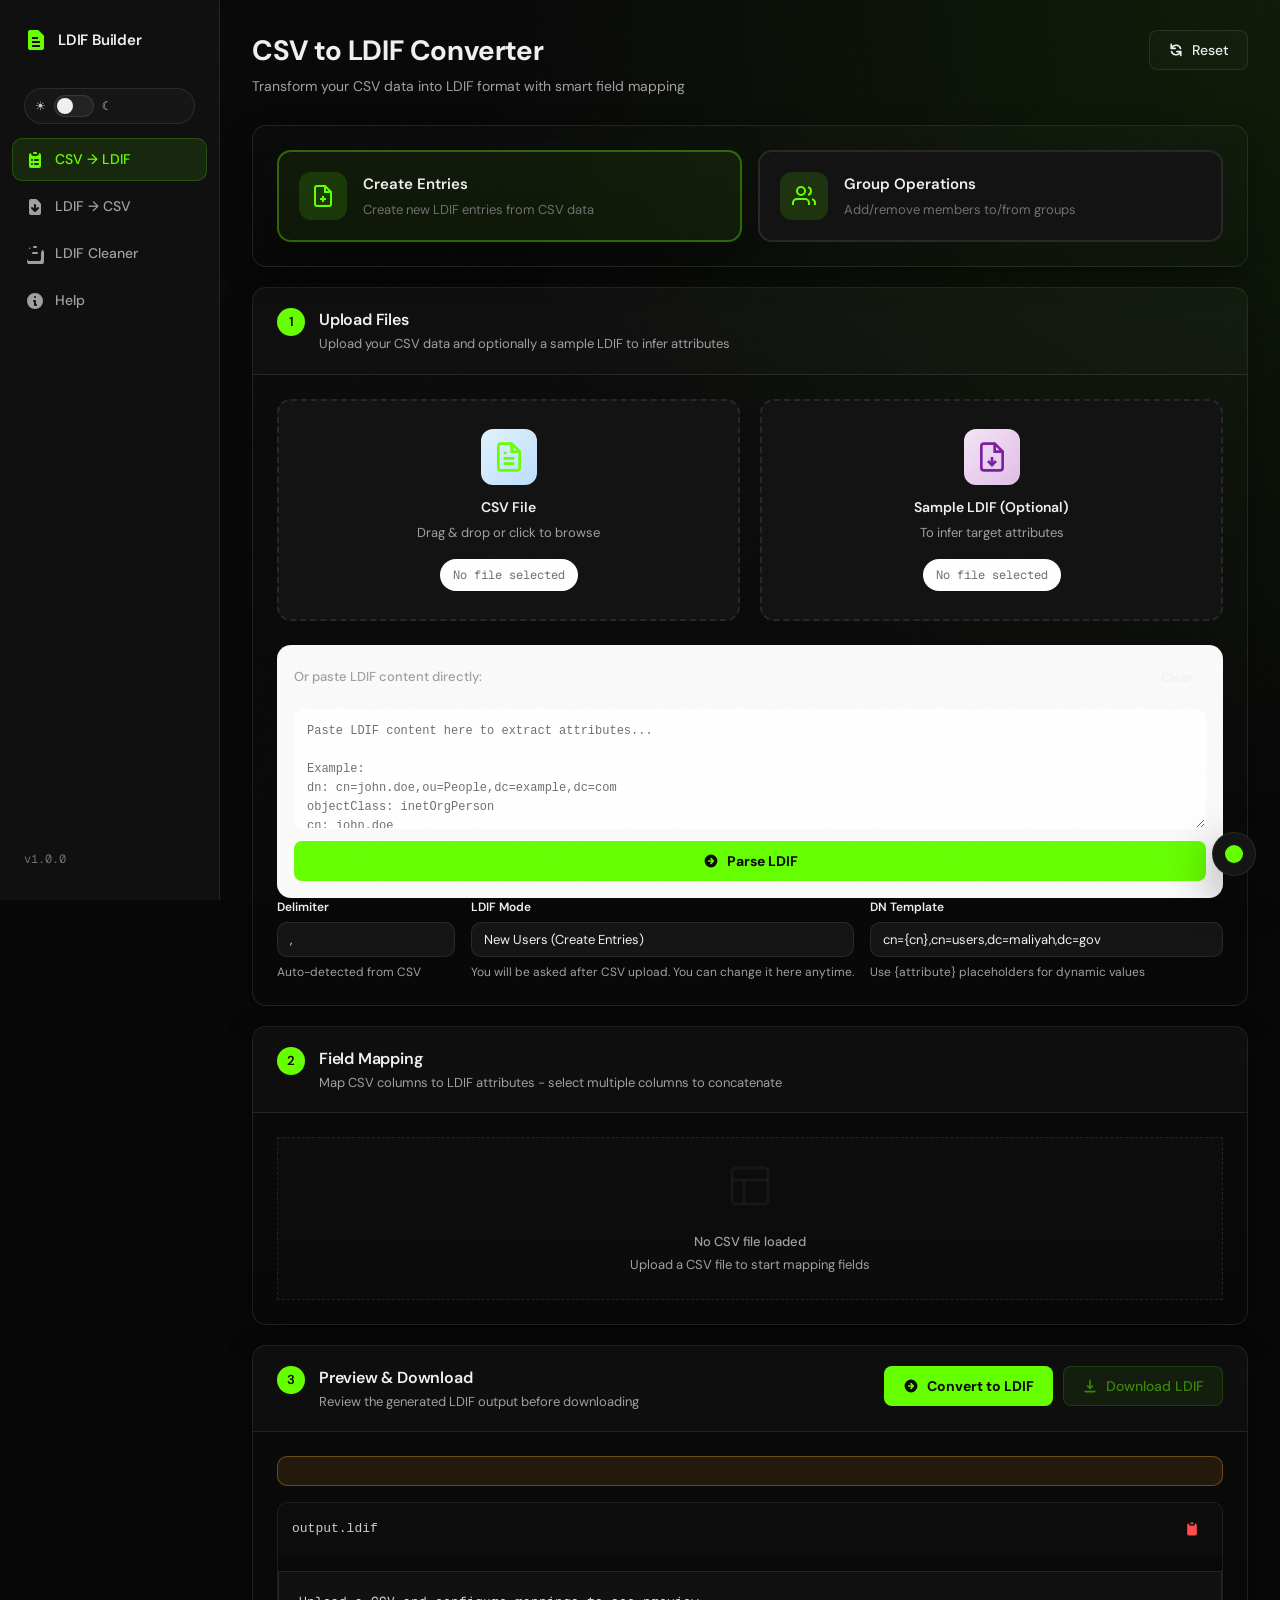
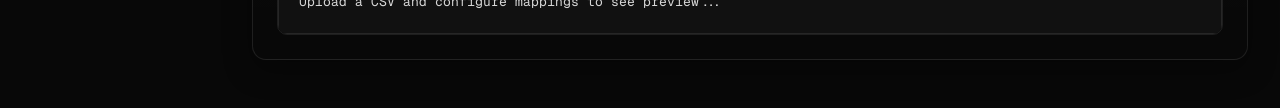
<file: csv-to-ldif.html>
<!doctype html>
<html lang="en">

<head>
  <meta charset="UTF-8" />
  <meta name="viewport" content="width=device-width, initial-scale=1.0" />
  <title>CSV → LDIF Converter</title>
  <link rel="preconnect" href="https://fonts.googleapis.com" />
  <link rel="preconnect" href="https://fonts.gstatic.com" crossorigin />
  <link href="https://fonts.googleapis.com/css2?family=DM+Sans:ital,opsz,wght@0,9..40,300;0,9..40,400;0,9..40,500;0,9..40,600;0,9..40,700;1,9..40,400&family=Geist+Mono:wght@300;400;500&display=swap" rel="stylesheet" />
  <link rel="stylesheet" href="style.css" />
</head>

<body>
  <div class="app">
    <!-- Sidebar -->
    <aside class="sidebar">
      <div class="logo">
        <div class="logo-icon">
          <svg width="24" height="24" viewBox="0 0 24 24" fill="none" xmlns="http://www.w3.org/2000/svg">
            <path d="M14 2H6C4.9 2 4 2.9 4 4V20C4 21.1 4.9 22 6 22H18C19.1 22 20 21.1 20 20V8L14 2Z" fill="#0078D4" />
            <path d="M14 2V8H20" fill="#50E6FF" />
            <path d="M16 13H8V15H16V13ZM16 17H8V19H16V17ZM14 9H8V11H14V9Z" fill="white" />
          </svg>
        </div>
        <span>LDIF Builder</span>
      </div>

      <nav class="nav">
        <a href="csv-to-ldif.html" class="nav-item active">
          <svg width="20" height="20" viewBox="0 0 20 20" fill="currentColor">
            <path d="M9 2a1 1 0 000 2h2a1 1 0 100-2H9z" />
            <path fill-rule="evenodd"
              d="M4 5a2 2 0 012-2 3 3 0 003 3h2a3 3 0 003-3 2 2 0 012 2v11a2 2 0 01-2 2H6a2 2 0 01-2-2V5zm3 4a1 1 0 000 2h.01a1 1 0 100-2H7zm3 0a1 1 0 000 2h3a1 1 0 100-2h-3zm-3 4a1 1 0 100 2h.01a1 1 0 100-2H7zm3 0a1 1 0 100 2h3a1 1 0 100-2h-3z"
              clip-rule="evenodd" />
          </svg>
          CSV → LDIF
        </a>
        <a href="ldif-to-csv.html" class="nav-item">
          <svg width="20" height="20" viewBox="0 0 20 20" fill="currentColor">
            <path fill-rule="evenodd"
              d="M6 2a2 2 0 00-2 2v12a2 2 0 002 2h8a2 2 0 002-2V7.414A2 2 0 0015.414 6L12 2.586A2 2 0 0010.586 2H6zm5 6a1 1 0 10-2 0v3.586l-1.293-1.293a1 1 0 10-1.414 1.414l3 3a1 1 0 001.414 0l3-3a1 1 0 00-1.414-1.414L11 11.586V8z"
              clip-rule="evenodd" />
          </svg>
          LDIF → CSV
        </a>
        <a href="ldif-cleaner.html" class="nav-item">
          <svg width="20" height="20" viewBox="0 0 20 20" fill="currentColor">
            <path fill-rule="evenodd"
              d="M9 2a1 1 0 000 2h2a1 1 0 100-2H9z" />
            <path fill-rule="evenodd"
              d="M4 5a2 2 0 012-2 1 1 0 000 2H3a1 1 0 00-1 1v9a2 2 0 002 2h10a2 2 0 002-2V8a1 1 0 100-2h1a2 2 0 012 2v9a4 4 0 01-4 4H6a4 4 0 01-4-4V5z"
              clip-rule="evenodd" />
            <path fill-rule="evenodd"
              d="M7 9a1 1 0 011-1h4a1 1 0 11 0 2H8a1 1 0 01-1-1z" clip-rule="evenodd" />
          </svg>
          LDIF Cleaner
        </a>
        <a href="#" class="nav-item">
          <svg width="20" height="20" viewBox="0 0 20 20" fill="currentColor">
            <path fill-rule="evenodd"
              d="M18 10a8 8 0 11-16 0 8 8 0 0116 0zm-7-4a1 1 0 11-2 0 1 1 0 012 0zM9 9a1 1 0 000 2v3a1 1 0 001 1h1a1 1 0 100-2v-3a1 1 0 00-1-1H9z"
              clip-rule="evenodd" />
          </svg>
          Help
        </a>
      </nav>

      <div class="sidebar-footer">
        <div class="version">v1.0.0</div>
      </div>
    </aside>

    <!-- Main Content -->
    <main class="main">
      <header class="header">
        <div>
          <h1>CSV to LDIF Converter</h1>
          <p class="subtitle">Transform your CSV data into LDIF format with smart field mapping</p>
        </div>
        <div class="header-actions">
          <button class="btn btn-secondary" id="resetBtn">
            <svg width="16" height="16" viewBox="0 0 20 20" fill="currentColor">
              <path fill-rule="evenodd"
                d="M4 2a1 1 0 011 1v2.101a7.002 7.002 0 0111.601 2.566 1 1 0 11-1.885.666A5.002 5.002 0 005.999 7H9a1 1 0 010 2H4a1 1 0 01-1-1V3a1 1 0 011-1zm.008 9.057a1 1 0 011.276.61A5.002 5.002 0 0014.001 13H11a1 1 0 110-2h5a1 1 0 011 1v5a1 1 0 11-2 0v-2.101a7.002 7.002 0 01-11.601-2.566 1 1 0 01.61-1.276z"
                clip-rule="evenodd" />
            </svg>
            Reset
          </button>
        </div>
      </header>

      <div class="content">
        <!-- Mode Selector -->
        <section class="card mode-selector-card">
          <div class="card-body">
            <div class="mode-selector">
              <label class="mode-option">
                <input type="radio" name="appMode" value="create" checked />
                <div class="mode-content">
                  <div class="mode-icon create">
                    <svg width="24" height="24" viewBox="0 0 24 24" fill="none" stroke="currentColor" stroke-width="2">
                      <path d="M14 2H6a2 2 0 0 0-2 2v16a2 2 0 0 0 2 2h12a2 2 0 0 0 2-2V8z" />
                      <polyline points="14 2 14 8 20 8" />
                      <line x1="12" y1="18" x2="12" y2="12" />
                      <line x1="9" y1="15" x2="15" y2="15" />
                    </svg>
                  </div>
                  <div class="mode-text">
                    <strong>Create Entries</strong>
                    <span>Create new LDIF entries from CSV data</span>
                  </div>
                </div>
              </label>
              <label class="mode-option">
                <input type="radio" name="appMode" value="groups" />
                <div class="mode-content">
                  <div class="mode-icon groups">
                    <svg width="24" height="24" viewBox="0 0 24 24" fill="none" stroke="currentColor" stroke-width="2">
                      <path d="M17 21v-2a4 4 0 0 0-4-4H5a4 4 0 0 0-4 4v2" />
                      <circle cx="9" cy="7" r="4" />
                      <path d="M23 21v-2a4 4 0 0 0-3-3.87" />
                      <path d="M16 3.13a4 4 0 0 1 0 7.75" />
                    </svg>
                  </div>
                  <div class="mode-text">
                    <strong>Group Operations</strong>
                    <span>Add/remove members to/from groups</span>
                  </div>
                </div>
              </label>
            </div>
          </div>
        </section>

        <!-- Step 1: Upload -->
        <section class="card" id="step1Card">
          <div class="card-header">
            <div class="step-badge">1</div>
            <div>
              <h2>Upload Files</h2>
              <p class="create-mode-only">Upload your CSV data and optionally a sample LDIF to infer attributes</p>
              <p class="groups-mode-only" style="display: none;">Upload CSV file with member identifiers (e.g., civil
                IDs)</p>
            </div>
          </div>
          <div class="card-body">
            <div class="upload-grid">
              <div class="upload-zone" id="csvDropZone">
                <input type="file" id="csvInput" accept=".csv" hidden />
                <div class="upload-icon csv">
                  <svg width="32" height="32" viewBox="0 0 24 24" fill="none" stroke="currentColor" stroke-width="2">
                    <path d="M14 2H6a2 2 0 0 0-2 2v16a2 2 0 0 0 2 2h12a2 2 0 0 0 2-2V8z" />
                    <polyline points="14 2 14 8 20 8" />
                    <line x1="16" y1="13" x2="8" y2="13" />
                    <line x1="16" y1="17" x2="8" y2="17" />
                    <polyline points="10 9 9 9 8 9" />
                  </svg>
                </div>
                <div class="upload-text">
                  <strong>CSV File</strong>
                  <span>Drag & drop or click to browse</span>
                </div>
                <div class="upload-status" id="csvStatus">No file selected</div>
              </div>

              <div class="upload-zone create-mode-only" id="ldifDropZone">
                <input type="file" id="ldifInput" accept=".ldif,.txt" hidden />
                <div class="upload-icon ldif">
                  <svg width="32" height="32" viewBox="0 0 24 24" fill="none" stroke="currentColor" stroke-width="2">
                    <path d="M14 2H6a2 2 0 0 0-2 2v16a2 2 0 0 0 2 2h12a2 2 0 0 0 2-2V8z" />
                    <polyline points="14 2 14 8 20 8" />
                    <path d="M12 18v-6" />
                    <path d="M9 15l3 3 3-3" />
                  </svg>
                </div>
                <div class="upload-text">
                  <strong>Sample LDIF (Optional)</strong>
                  <span>To infer target attributes</span>
                </div>
                <div class="upload-status" id="ldifStatus">No file selected</div>
              </div>
            </div>

            <div class="paste-section create-mode-only">
              <div class="paste-header">
                <span>Or paste LDIF content directly:</span>
                <button class="btn btn-outline btn-sm" id="clearLdifPasteBtn">Clear</button>
              </div>
              <textarea id="ldifPasteArea" class="paste-textarea" placeholder="Paste LDIF content here to extract attributes...

Example:
dn: cn=john.doe,ou=People,dc=example,dc=com
objectClass: inetOrgPerson
cn: john.doe
sn: Doe
givenName: John
mail: john.doe@example.com"></textarea>
              <button class="btn btn-primary" id="parseLdifPasteBtn">
                <svg width="16" height="16" viewBox="0 0 20 20" fill="currentColor">
                  <path fill-rule="evenodd"
                    d="M10 18a8 8 0 100-16 8 8 0 000 16zm3.707-8.707l-3-3a1 1 0 00-1.414 1.414L10.586 9H7a1 1 0 100 2h3.586l-1.293 1.293a1 1 0 101.414 1.414l3-3a1 1 0 000-1.414z"
                    clip-rule="evenodd" />
                </svg>
                Parse LDIF
              </button>
            </div>

            <div class="settings-row">
              <div class="form-group">
                <label for="delimiter">Delimiter</label>
                <input type="text" id="delimiter" class="input" value="," placeholder="," />
                <span class="hint">Auto-detected from CSV</span>
              </div>
              <div class="form-group create-mode-only">
                <label for="userRecordMode">LDIF Mode</label>
                <select id="userRecordMode" class="input">
                  <option value="new">New Users (Create Entries)</option>
                  <option value="modify">Old Users (Modify Existing)</option>
                </select>
                <span class="hint">You will be asked after CSV upload. You can change it here anytime.</span>
              </div>
              <div class="form-group flex-grow create-mode-only">
                <label for="dnTemplate">DN Template</label>
                <input type="text" id="dnTemplate" class="input" value="cn={cn},cn=users,dc=maliyah,dc=gov" />
                <span class="hint">Use {attribute} placeholders for dynamic values</span>
              </div>
            </div>
          </div>
        </section>

        <!-- Step 2: Mappings / Operations -->
        <section class="card" id="step2Card">
          <div class="card-header">
            <div class="step-badge">2</div>
            <div>
              <h2 class="create-mode-only">Field Mapping</h2>
              <p class="create-mode-only">Map CSV columns to LDIF attributes - select multiple columns to concatenate
              </p>
              <h2 class="groups-mode-only" style="display: none;">Configure Operations</h2>
              <p class="groups-mode-only" style="display: none;">Define group operations to add/remove members. Use static groups or map group names from CSV for multi-group support.</p>
            </div>
            <button class="btn btn-outline btn-sm groups-mode-only" id="addOperationBtn" style="display: none;">+ Add
              Operation</button>
          </div>
          <div class="card-body">
            <div id="mappingHint" class="empty-state">
              <svg width="48" height="48" viewBox="0 0 24 24" fill="none" stroke="currentColor" stroke-width="1.5"
                opacity="0.5">
                <rect x="3" y="3" width="18" height="18" rx="2" ry="2" />
                <line x1="3" y1="9" x2="21" y2="9" />
                <line x1="9" y1="21" x2="9" y2="9" />
              </svg>
              <p>No CSV file loaded</p>
              <span>Upload a CSV file to start mapping fields</span>
            </div>
            <div id="mappingInterface" class="mapping-interface" style="display: none;">
              <div class="mapping-columns">
                <div class="mapping-column">
                  <div class="column-header">
                    <h3>LDIF Attributes (Target)</h3>
                    <button class="btn btn-outline btn-sm" id="addLdifAttr">+ Add Custom</button>
                  </div>
                  <div id="ldifAttributesList" class="attribute-list"></div>
                </div>

                <div class="mapping-arrow">
                  <svg width="32" height="32" viewBox="0 0 24 24" fill="none" stroke="currentColor" stroke-width="2">
                    <line x1="5" y1="12" x2="19" y2="12"></line>
                    <polyline points="12 5 19 12 12 19"></polyline>
                  </svg>
                </div>

                <div class="mapping-column">
                  <div class="column-header">
                    <h3>CSV Columns (Source)</h3>
                    <span class="hint" id="csvColumnCount">0 columns</span>
                  </div>
                  <div id="csvColumnsList" class="attribute-list"></div>
                </div>
              </div>

              <div class="mapping-details" id="mappingDetails" style="display: none;">
                <div class="details-header">
                  <h3>Mapping Configuration: <span id="currentAttrName"></span></h3>
                  <button class="btn btn-secondary btn-sm" id="clearMapping">Clear Mapping</button>
                </div>
                <div class="details-body">
                  <div class="selected-fields">
                    <label>Selected CSV Columns:</label>
                    <div id="selectedFieldsList" class="selected-list"></div>
                  </div>
                  <div class="literal-row">
                    <label for="literalValue">Add Literal Value</label>
                    <div class="literal-controls">
                      <input type="text" id="literalValue" class="input"
                        placeholder="e.g., @example.com or OU=People" />
                      <button class="btn btn-outline btn-sm" id="addLiteral">Add Literal</button>
                    </div>
                    <span class="hint">Use literals to add prefixes/suffixes or static text alongside CSV
                      columns.</span>
                  </div>
                  <div class="type-options">
                    <div class="form-group">
                      <label for="attrType">Attribute Type</label>
                      <select id="attrType" class="input">
                        <option value="text">Text (plain value)</option>
                        <option value="dn">DN (Distinguished Name)</option>
                      </select>
                      <span class="hint">Use DN type for attributes like manager that reference other entries.</span>
                    </div>
                    <div class="form-group dn-template-group" id="dnTemplateGroup" style="display: none;">
                      <label for="attrDnTemplate">DN Template for this Attribute</label>
                      <input type="text" id="attrDnTemplate" class="input"
                        placeholder="cn={value},cn=users,dc=maliyah,dc=gov" />
                      <span class="hint">Use {value} as placeholder for the mapped value (e.g., manager's civil
                        ID).</span>
                    </div>
                  </div>
                  <div class="concat-options">
                    <div class="form-group">
                      <label>Concatenation Separator</label>
                      <input type="text" id="concatSeparator" class="input" value=" " placeholder="Space" />
                      <span class="hint">Character(s) to join multiple fields (e.g., space, comma, dash)</span>
                    </div>
                    <div class="form-group">
                      <label class="toggle-item">
                        <input type="checkbox" id="useCustomSeparator" />
                        <span>Use Custom Separator for Column Combining</span>
                      </label>
                      <span class="hint">Enable this to combine multiple CSV columns with a delimiter that can be split
                        later in LDIF → CSV</span>
                    </div>
                    <div class="form-group" id="customSeparatorGroup" style="display: none;">
                      <label>Custom Separator (for splitting later)</label>
                      <input type="text" id="customSeparator" class="input" value="," placeholder="," />
                      <span class="hint">Use a unique delimiter (e.g., comma, pipe |, or semicolon ;) to combine columns
                        so they can be easily split in the LDIF → CSV tool</span>
                    </div>
                    <div class="toggle-group">
                      <label class="toggle-item">
                        <input type="checkbox" id="concatTrim" checked />
                        <span>Trim whitespace</span>
                      </label>
                      <label class="toggle-item">
                        <input type="checkbox" id="concatSkipEmpty" checked />
                        <span>Skip empty parts</span>
                      </label>
                    </div>
                  </div>
                  <div class="literal-row">
                    <label>Repeatable Attributes</label>
                    <div class="literal-controls">
                      <select id="repeatablePreset" class="input">
                        <option value="objectClass">objectClass</option>
                        <option value="replace">replace</option>
                      </select>
                      <button class="btn btn-outline btn-sm" id="addRepeatablePreset" type="button">Add Preset</button>
                    </div>
                    <div class="literal-controls" style="margin-top: 8px;">
                      <input type="text" id="customRepeatableAttr" class="input" placeholder="Custom attribute (e.g., changetype)" />
                      <button class="btn btn-outline btn-sm" id="addCustomRepeatable" type="button">Add Custom</button>
                    </div>
                    <span class="hint">Default repeatable attributes are objectClass and replace.</span>
                    <div id="repeatableAttrsList" class="selected-list" style="margin-top: 8px;"></div>
                  </div>
                </div>
              </div>
            </div>

            <!-- Groups Mode: Operations List -->
            <div id="groupsInterface" class="groups-interface" style="display: none;">
              <div id="groupsHint" class="empty-state">
                <svg width="48" height="48" viewBox="0 0 24 24" fill="none" stroke="currentColor" stroke-width="1.5"
                  opacity="0.5">
                  <path d="M17 21v-2a4 4 0 0 0-4-4H5a4 4 0 0 0-4 4v2" />
                  <circle cx="9" cy="7" r="4" />
                  <path d="M23 21v-2a4 4 0 0 0-3-3.87" />
                  <path d="M16 3.13a4 4 0 0 1 0 7.75" />
                </svg>
                <p>No operations configured</p>
                <span>Click "+ Add Operation" to add group membership updates or single-user attribute modifications</span>
              </div>
              <div id="operationsList" class="operations-list"></div>
            </div>
          </div>
        </section>

        <!-- Step 3: Preview -->
        <section class="card">
          <div class="card-header">
            <div class="step-badge">3</div>
            <div>
              <h2>Preview & Download</h2>
              <p>Review the generated LDIF output before downloading</p>
            </div>
            <div class="header-actions">
              <button class="btn btn-primary" id="convertBtn">
                <svg width="16" height="16" viewBox="0 0 20 20" fill="currentColor">
                  <path fill-rule="evenodd"
                    d="M10 18a8 8 0 100-16 8 8 0 000 16zm3.707-8.707l-3-3a1 1 0 00-1.414 1.414L10.586 9H7a1 1 0 100 2h3.586l-1.293 1.293a1 1 0 101.414 1.414l3-3a1 1 0 000-1.414z"
                    clip-rule="evenodd" />
                </svg>
                Convert to LDIF
              </button>
              <button class="btn btn-success" id="downloadBtn" disabled>
                <svg width="16" height="16" viewBox="0 0 20 20" fill="currentColor">
                  <path fill-rule="evenodd"
                    d="M3 17a1 1 0 011-1h12a1 1 0 110 2H4a1 1 0 01-1-1zm3.293-7.707a1 1 0 011.414 0L9 10.586V3a1 1 0 112 0v7.586l1.293-1.293a1 1 0 111.414 1.414l-3 3a1 1 0 01-1.414 0l-3-3a1 1 0 010-1.414z"
                    clip-rule="evenodd" />
                </svg>
                Download LDIF
              </button>
            </div>
          </div>
          <div class="card-body">
            <div id="warnings" class="alert alert-warning" hidden></div>
            <div class="preview-container">
              <div class="preview-header">
                <span>output.ldif</span>
                <button class="btn-icon" id="copyBtn" title="Copy to clipboard">
                  <svg width="16" height="16" viewBox="0 0 20 20" fill="currentColor">
                    <path d="M8 3a1 1 0 011-1h2a1 1 0 110 2H9a1 1 0 01-1-1z" />
                    <path
                      d="M6 3a2 2 0 00-2 2v11a2 2 0 002 2h8a2 2 0 002-2V5a2 2 0 00-2-2 3 3 0 01-3 3H9a3 3 0 01-3-3z" />
                  </svg>
                </button>
              </div>
              <pre id="preview" class="preview-code">Upload a CSV and configure mappings to see preview...</pre>
            </div>
          </div>
        </section>

      </div>
    </main>
  </div>

  <script src="app.js"></script>
  <script src="theme.js"></script>
</body>

</html>
</file>
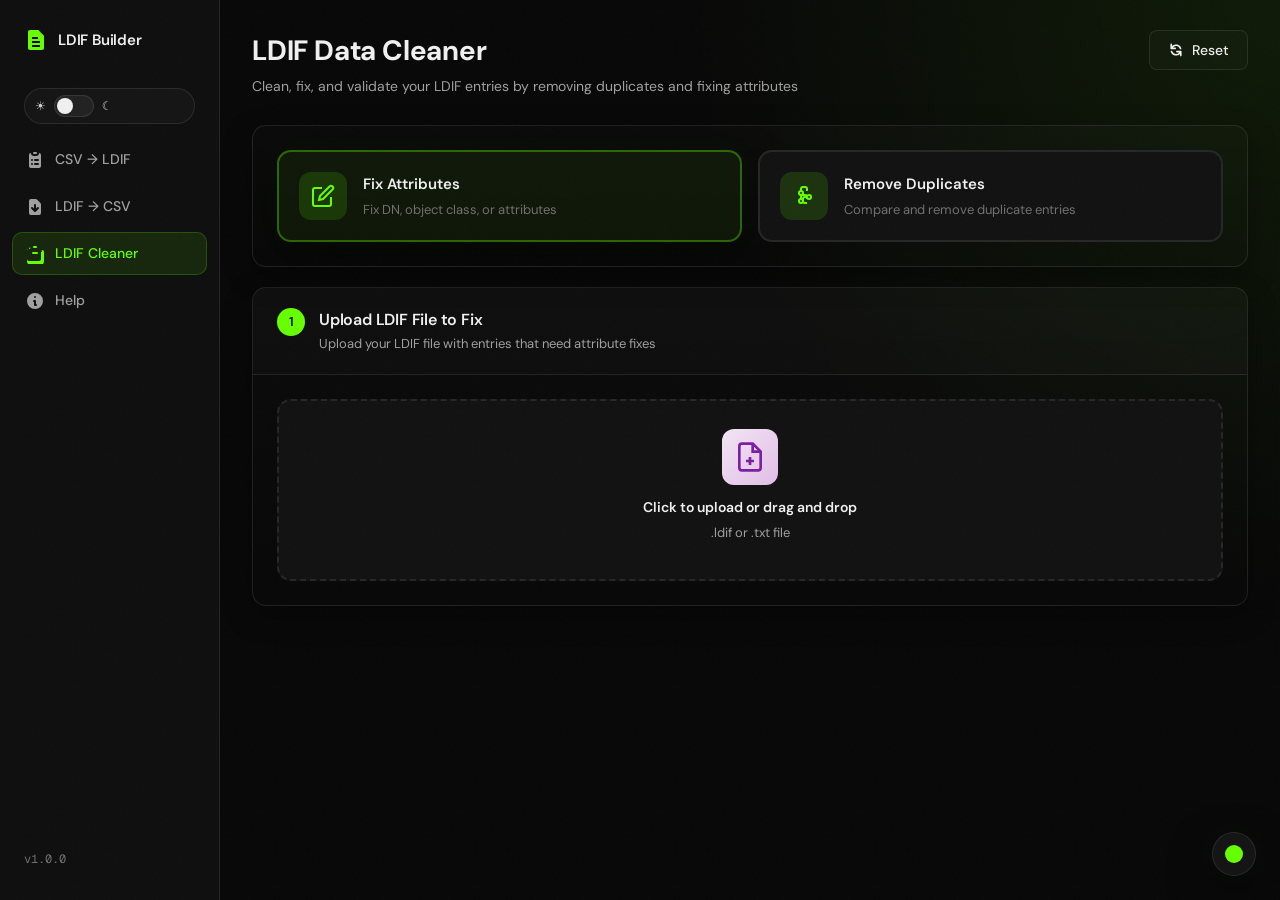
<file: ldif-cleaner.html>
<!doctype html>
<html lang="en">

<head>
    <meta charset="UTF-8" />
    <meta name="viewport" content="width=device-width, initial-scale=1.0" />
    <title>LDIF Data Cleaner</title>
    <link rel="preconnect" href="https://fonts.googleapis.com" />
    <link rel="preconnect" href="https://fonts.gstatic.com" crossorigin />
    <link href="https://fonts.googleapis.com/css2?family=DM+Sans:ital,opsz,wght@0,9..40,300;0,9..40,400;0,9..40,500;0,9..40,600;0,9..40,700;1,9..40,400&family=Geist+Mono:wght@300;400;500&display=swap" rel="stylesheet" />
    <link rel="stylesheet" href="style.css" />
</head>

<body>
    <div class="app">
        <!-- Sidebar -->
        <aside class="sidebar">
            <div class="logo">
                <div class="logo-icon">
                    <svg width="24" height="24" viewBox="0 0 24 24" fill="none" xmlns="http://www.w3.org/2000/svg">
                        <path d="M14 2H6C4.9 2 4 2.9 4 4V20C4 21.1 4.9 22 6 22H18C19.1 22 20 21.1 20 20V8L14 2Z"
                            fill="#0078D4" />
                        <path d="M14 2V8H20" fill="#50E6FF" />
                        <path d="M16 13H8V15H16V13ZM16 17H8V19H16V17ZM14 9H8V11H14V9Z" fill="white" />
                    </svg>
                </div>
                <span>LDIF Builder</span>
            </div>

            <nav class="nav">
                <a href="csv-to-ldif.html" class="nav-item">
                    <svg width="20" height="20" viewBox="0 0 20 20" fill="currentColor">
                        <path d="M9 2a1 1 0 000 2h2a1 1 0 100-2H9z" />
                        <path fill-rule="evenodd"
                            d="M4 5a2 2 0 012-2 3 3 0 003 3h2a3 3 0 003-3 2 2 0 012 2v11a2 2 0 01-2 2H6a2 2 0 01-2-2V5zm3 4a1 1 0 000 2h.01a1 1 0 100-2H7zm3 0a1 1 0 000 2h3a1 1 0 100-2h-3zm-3 4a1 1 0 100 2h.01a1 1 0 100-2H7zm3 0a1 1 0 100 2h3a1 1 0 100-2h-3z"
                            clip-rule="evenodd" />
                    </svg>
                    CSV → LDIF
                </a>
                <a href="ldif-to-csv.html" class="nav-item">
                    <svg width="20" height="20" viewBox="0 0 20 20" fill="currentColor">
                        <path fill-rule="evenodd"
                            d="M6 2a2 2 0 00-2 2v12a2 2 0 002 2h8a2 2 0 002-2V7.414A2 2 0 0015.414 6L12 2.586A2 2 0 0010.586 2H6zm5 6a1 1 0 10-2 0v3.586l-1.293-1.293a1 1 0 10-1.414 1.414l3 3a1 1 0 001.414 0l3-3a1 1 0 00-1.414-1.414L11 11.586V8z"
                            clip-rule="evenodd" />
                    </svg>
                    LDIF → CSV
                </a>
                <a href="ldif-cleaner.html" class="nav-item active">
                    <svg width="20" height="20" viewBox="0 0 20 20" fill="currentColor">
                        <path fill-rule="evenodd"
                            d="M9 2a1 1 0 000 2h2a1 1 0 100-2H9z" />
                        <path fill-rule="evenodd"
                            d="M4 5a2 2 0 012-2 1 1 0 000 2H3a1 1 0 00-1 1v9a2 2 0 002 2h10a2 2 0 002-2V8a1 1 0 100-2h1a2 2 0 012 2v9a4 4 0 01-4 4H6a4 4 0 01-4-4V5z"
                            clip-rule="evenodd" />
                        <path fill-rule="evenodd"
                            d="M7 9a1 1 0 011-1h4a1 1 0 11 0 2H8a1 1 0 01-1-1z" clip-rule="evenodd" />
                    </svg>
                    LDIF Cleaner
                </a>
                <a href="#" class="nav-item">
                    <svg width="20" height="20" viewBox="0 0 20 20" fill="currentColor">
                        <path fill-rule="evenodd"
                            d="M18 10a8 8 0 11-16 0 8 8 0 0116 0zm-7-4a1 1 0 11-2 0 1 1 0 012 0zM9 9a1 1 0 000 2v3a1 1 0 001 1h1a1 1 0 100-2v-3a1 1 0 00-1-1H9z"
                            clip-rule="evenodd" />
                    </svg>
                    Help
                </a>
            </nav>

            <div class="sidebar-footer">
                <div class="version">v1.0.0</div>
            </div>
        </aside>

        <!-- Main Content -->
        <main class="main">
            <header class="header">
                <div>
                    <h1>LDIF Data Cleaner</h1>
                    <p class="subtitle">Clean, fix, and validate your LDIF entries by removing duplicates and fixing attributes</p>
                </div>
                <div class="header-actions">
                    <button class="btn btn-secondary" id="resetBtn">
                        <svg width="16" height="16" viewBox="0 0 20 20" fill="currentColor">
                            <path fill-rule="evenodd"
                                d="M4 2a1 1 0 011 1v2.101a7.002 7.002 0 0111.601 2.566 1 1 0 11-1.885.666A5.002 5.002 0 005.999 7H9a1 1 0 010 2H4a1 1 0 01-1-1V3a1 1 0 011-1zm.008 9.057a1 1 0 011.276.61A5.002 5.002 0 0014.001 13H11a1 1 0 110-2h5a1 1 0 011 1v5a1 1 0 11-2 0v-2.101a7.002 7.002 0 01-11.601-2.566 1 1 0 01.61-1.276z"
                                clip-rule="evenodd" />
                        </svg>
                        Reset
                    </button>
                </div>
            </header>

            <div class="content">
                <!-- Mode Selector -->
                <section class="card mode-selector-card">
                    <div class="card-body">
                        <div class="mode-selector">
                            <label class="mode-option">
                                <input type="radio" name="cleanMode" value="fix" checked />
                                <div class="mode-content">
                                    <div class="mode-icon create">
                                        <svg width="24" height="24" viewBox="0 0 24 24" fill="none" stroke="currentColor" stroke-width="2">
                                            <path d="M11 4H4a2 2 0 0 0-2 2v14a2 2 0 0 0 2 2h14a2 2 0 0 0 2-2v-7" />
                                            <path d="M18.5 2.5a2.121 2.121 0 0 1 3 3L12 15l-4 1 1-4 9.5-9.5z" />
                                        </svg>
                                    </div>
                                    <div class="mode-text">
                                        <strong>Fix Attributes</strong>
                                        <span>Fix DN, object class, or attributes</span>
                                    </div>
                                </div>
                            </label>
                            <label class="mode-option">
                                <input type="radio" name="cleanMode" value="dedup" />
                                <div class="mode-content">
                                    <div class="mode-icon groups">
                                        <svg width="24" height="24" viewBox="0 0 24 24" fill="none" stroke="currentColor" stroke-width="2">
                                            <circle cx="9" cy="9" r="2" />
                                            <path d="M9 7V5a2 2 0 0 1 2-2h2a2 2 0 0 1 2 2v2" />
                                            <circle cx="9" cy="17" r="2" />
                                            <path d="M9 15v-2a2 2 0 0 1 2-2h2a2 2 0 0 1 2 2v2" />
                                            <circle cx="17" cy="13" r="2" />
                                            <path d="M15 13h-2a2 2 0 0 0-2 2v2a2 2 0 0 0 2 2h2" />
                                        </svg>
                                    </div>
                                    <div class="mode-text">
                                        <strong>Remove Duplicates</strong>
                                        <span>Compare and remove duplicate entries</span>
                                    </div>
                                </div>
                            </label>
                        </div>
                    </div>
                </section>

                <!-- Fix Attributes Mode -->
                <section id="fixMode" class="card mode-section">
                    <div class="card-header">
                        <div class="step-badge">1</div>
                        <div>
                            <h2>Upload LDIF File to Fix</h2>
                            <p>Upload your LDIF file with entries that need attribute fixes</p>
                        </div>
                    </div>
                    <div class="card-body">
                        <div class="upload-zone" id="fixDropZone">
                            <input type="file" id="fixInput" accept=".ldif,.txt" hidden />
                            <div class="upload-icon ldif">
                                <svg width="32" height="32" viewBox="0 0 24 24" fill="none" stroke="currentColor" stroke-width="2">
                                    <path d="M14 2H6a2 2 0 0 0-2 2v16a2 2 0 0 0 2 2h12a2 2 0 0 0 2-2V8z" />
                                    <polyline points="14 2 14 8 20 8" />
                                    <path d="M12 18v-6m-3 3h6" />
                                </svg>
                            </div>
                            <div class="upload-text">
                                <strong>Click to upload or drag and drop</strong>
                                <span>.ldif or .txt file</span>
                            </div>
                        </div>
                        <div id="fixFileStatus" class="file-status"></div>
                    </div>
                </section>

                <!-- Fix Operations -->
                <section id="fixOperations" class="card hidden">
                    <div class="card-header">
                        <div class="step-badge">2</div>
                        <div>
                            <h2>Fix Entries</h2>
                            <p>Select which attributes to fix for all entries</p>
                        </div>
                    </div>
                    <div class="card-body">
                        <div class="fix-operations-container">
                            <div class="repeatable-attributes-card">
                                <div class="repeatable-attributes-header">
                                    <h3>Repeatable Attributes</h3>
                                    <p>These attributes keep multiple values across fixes (default: objectClass, replace)</p>
                                </div>
                                <div class="repeatable-attributes-controls">
                                    <div class="form-group">
                                        <label>Predefined Attribute</label>
                                        <div class="repeatable-inline-controls">
                                            <select id="repeatablePreset">
                                                <option value="objectClass">objectClass</option>
                                                <option value="replace">replace</option>
                                            </select>
                                            <button id="addRepeatablePreset" type="button" class="btn btn-secondary">Add</button>
                                        </div>
                                    </div>
                                    <div class="form-group">
                                        <label>Custom Repeatable Attribute</label>
                                        <div class="repeatable-inline-controls">
                                            <input type="text" id="customRepeatableAttr" placeholder="e.g., changetype" />
                                            <button id="addCustomRepeatable" type="button" class="btn btn-secondary">Add</button>
                                        </div>
                                    </div>
                                </div>
                                <div id="repeatableAttributesList" class="repeatable-attributes-list"></div>
                            </div>
                            <div class="operations-list" id="fixOperationsList">
                                <!-- Dynamic operations will be added here -->
                            </div>
                            <button id="addFixOperation" class="btn btn-secondary">
                                <svg width="16" height="16" viewBox="0 0 20 20" fill="currentColor">
                                    <path fill-rule="evenodd" d="M10 5a1 1 0 011 1v3h3a1 1 0 110 2h-3v3a1 1 0 11-2 0v-3H6a1 1 0 110-2h3V6a1 1 0 011-1z" clip-rule="evenodd" />
                                </svg>
                                Add Another Fix
                            </button>
                        </div>
                    </div>
                </section>

                <!-- Remove Duplicates Mode -->
                <section id="dedupMode" class="card mode-section hidden">
                    <div class="card-header">
                        <div class="step-badge">1</div>
                        <div>
                            <h2>Upload Files</h2>
                            <p>Upload your Extract Sheet and Your Master Sheet to remove duplicates</p>
                        </div>
                    </div>
                    <div class="card-body">
                        <div class="upload-grid">
                            <div>
                                <label class="upload-label">Extract Sheet (from LDAP Explorer)</label>
                                <div class="upload-zone" id="extractDropZone">
                                    <input type="file" id="extractInput" accept=".ldif,.txt" hidden />
                                    <div class="upload-icon ldif">
                                        <svg width="32" height="32" viewBox="0 0 24 24" fill="none" stroke="currentColor" stroke-width="2">
                                            <path d="M14 2H6a2 2 0 0 0-2 2v16a2 2 0 0 0 2 2h12a2 2 0 0 0 2-2V8z" />
                                            <polyline points="14 2 14 8 20 8" />
                                            <path d="M9 12h6m-3-3v6" />
                                        </svg>
                                    </div>
                                    <div class="upload-text">
                                        <strong>Click to upload</strong>
                                        <span>.ldif or .txt file</span>
                                    </div>
                                </div>
                                <div id="extractFileStatus" class="file-status"></div>
                            </div>
                            <div>
                                <label class="upload-label">Your Master Sheet</label>
                                <div class="upload-zone" id="masterDropZone">
                                    <input type="file" id="masterInput" accept=".ldif,.txt" hidden />
                                    <div class="upload-icon ldif">
                                        <svg width="32" height="32" viewBox="0 0 24 24" fill="none" stroke="currentColor" stroke-width="2">
                                            <path d="M14 2H6a2 2 0 0 0-2 2v16a2 2 0 0 0 2 2h12a2 2 0 0 0 2-2V8z" />
                                            <polyline points="14 2 14 8 20 8" />
                                            <path d="M9 12h6m-3-3v6" />
                                        </svg>
                                    </div>
                                    <div class="upload-text">
                                        <strong>Click to upload</strong>
                                        <span>.ldif or .txt file</span>
                                    </div>
                                </div>
                                <div id="masterFileStatus" class="file-status"></div>
                            </div>
                        </div>
                    </div>
                </section>

                <!-- Dedup Results -->
                <section id="dedupResults" class="card hidden">
                    <div class="card-header">
                        <div class="step-badge">2</div>
                        <div>
                            <h2>Duplicate Removal Results</h2>
                            <p>Review and download the cleaned entries</p>
                        </div>
                    </div>
                    <div class="card-body">
                        <div class="results-container">
                            <!-- Algorithm Explanation -->
                            <div class="algorithm-explanation">
                                <div class="explanation-header">
                                    <svg width="20" height="20" viewBox="0 0 24 24" fill="currentColor">
                                        <path d="M12 2C6.48 2 2 6.48 2 12s4.48 10 10 10 10-4.48 10-10S17.52 2 12 2zm0 18c-4.41 0-8-3.59-8-8s3.59-8 8-8 8 3.59 8 8-3.59 8-8 8zm3.5-9c.83 0 1.5-.67 1.5-1.5S16.33 8 15.5 8 14 8.67 14 9.5s.67 1.5 1.5 1.5zm-7 0c.83 0 1.5-.67 1.5-1.5S9.33 8 8.5 8 7 8.67 7 9.5 7.67 11 8.5 11zm3.5 6.5c2.33 0 4.31-1.46 5.11-3.5H6.89c.8 2.04 2.78 3.5 5.11 3.5z" />
                                    </svg>
                                    <h3>How Duplicates Are Identified</h3>
                                </div>
                                <p class="explanation-text">
                                    We compare the <strong>Distinguished Name (DN)</strong> of each entry in your <strong>Master Sheet</strong> 
                                    with all entries in your <strong>Extract Sheet</strong> (from LDAP Explorer). When a DN from your Master Sheet 
                                    matches a DN in the Extract Sheet, it's marked as a duplicate. This means the entry already exists in your LDAP 
                                    directory and can be removed to avoid re-creating existing objects.
                                </p>
                                <div class="explanation-details">
                                    <span class="detail-item"><strong>Comparison:</strong> DN matching (case-insensitive)</span>
                                    <span class="detail-item"><strong>Source of Duplicates:</strong> Entries from Your Master Sheet that exist in Extract Sheet</span>
                                    <span class="detail-item"><strong>Action:</strong> These entries will be removed from your Master Sheet</span>
                                </div>
                            </div>

                            <!-- Statistics -->
                            <div class="result-stats">
                                <div class="stat-item">
                                    <div class="stat-label">Entries in Extract Sheet</div>
                                    <div class="stat-value info" id="totalExtractEntries">0</div>
                                </div>
                                <div class="stat-item">
                                    <div class="stat-label">Entries in Your Master Sheet</div>
                                    <div class="stat-value" id="totalMasterEntries">0</div>
                                </div>
                                <div class="stat-item">
                                    <div class="stat-label">Duplicates Found</div>
                                    <div class="stat-value danger" id="duplicateCount">0</div>
                                </div>
                                <div class="stat-item">
                                    <div class="stat-label">Unique Entries After Removal</div>
                                    <div class="stat-value success" id="cleanedEntryCount">0</div>
                                </div>
                            </div>

                            <!-- Duplicates List -->
                            <div class="results-preview">
                                <div class="preview-header">
                                    <h3>
                                        <svg width="18" height="18" viewBox="0 0 24 24" fill="currentColor">
                                            <path d="M1 21h22L12 2 1 21zm12-3h-2v-2h2v2zm0-4h-2v-4h2v4z" />
                                        </svg>
                                        Duplicate Entries Found in Your Master Sheet
                                    </h3>
                                    <span class="preview-info" id="duplicateListInfo">These entries will be removed</span>
                                </div>
                                <div class="duplicates-list" id="duplicatesList">
                                    <!-- Duplicates will be listed here -->
                                </div>
                            </div>

                            <!-- Action Buttons -->
                            <div class="action-buttons">
                                <button id="downloadCleanedLdif" class="btn btn-primary">
                                    <svg width="16" height="16" viewBox="0 0 20 20" fill="currentColor">
                                        <path fill-rule="evenodd" d="M3 17a1 1 0 011-1h12a1 1 0 110 2H4a1 1 0 01-1-1zm3.293-7.707a1 1 0 011.414 0L9 10.586V3a1 1 0 112 0v7.586l1.293-1.293a1 1 0 111.414 1.414l-3 3a1 1 0 01-1.414 0l-3-3a1 1 0 010-1.414z" clip-rule="evenodd" />
                                    </svg>
                                    Download Cleaned Master Sheet
                                </button>
                                <button id="downloadDuplicatesReport" class="btn btn-secondary">
                                    <svg width="16" height="16" viewBox="0 0 20 20" fill="currentColor">
                                        <path d="M4 4a2 2 0 012-2h4.586A2 2 0 0112 2.586L15.414 6A2 2 0 0116 7.414V16a2 2 0 01-2 2H6a2 2 0 01-2-2V4z" />
                                    </svg>
                                    Download Duplicates Report
                                </button>
                            </div>
                        </div>
                    </div>
                </section>

                <!-- Fix Output -->
                <section id="fixOutput" class="card hidden">
                    <div class="card-header">
                        <div class="step-badge">3</div>
                        <div>
                            <h2>Fixed LDIF Output</h2>
                            <p>Download your cleaned LDIF file</p>
                        </div>
                    </div>
                    <div class="card-body">
                        <div class="output-container">
                            <div class="output-preview">
                                <textarea id="fixedLdifOutput" readonly placeholder="Fixed LDIF will appear here..."></textarea>
                            </div>
                            <div class="action-buttons">
                                <button id="downloadFixedLdif" class="btn btn-primary">
                                    <svg width="16" height="16" viewBox="0 0 20 20" fill="currentColor">
                                        <path fill-rule="evenodd" d="M3 17a1 1 0 011-1h12a1 1 0 110 2H4a1 1 0 01-1-1zm3.293-7.707a1 1 0 011.414 0L9 10.586V3a1 1 0 112 0v7.586l1.293-1.293a1 1 0 111.414 1.414l-3 3a1 1 0 01-1.414 0l-3-3a1 1 0 010-1.414z" clip-rule="evenodd" />
                                    </svg>
                                    Download Fixed LDIF
                                </button>
                            </div>
                        </div>
                    </div>
                </section>
            </div>
        </main>
    </div>

    <script src="ldif-cleaner.js"></script>
    <script src="theme.js"></script>
</body>

</html>
</file>
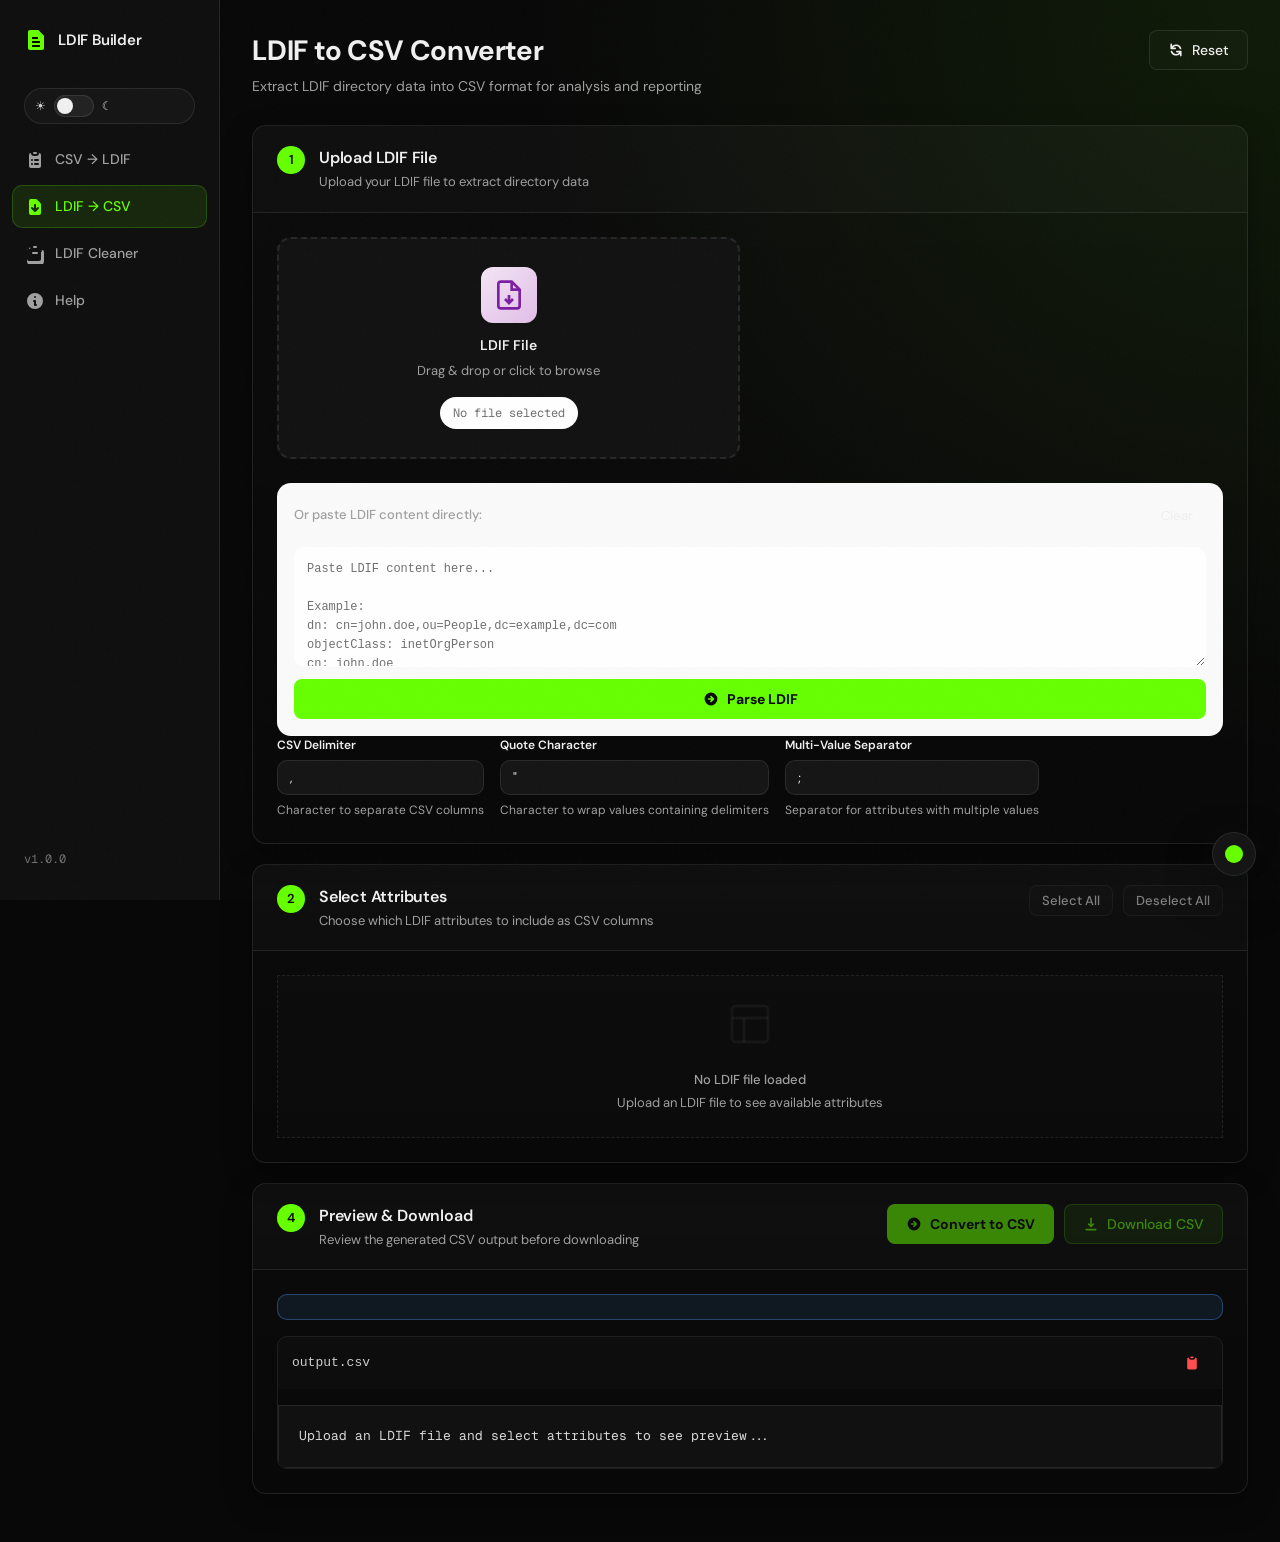
<file: ldif-to-csv.html>
<!doctype html>
<html lang="en">

<head>
    <meta charset="UTF-8" />
    <meta name="viewport" content="width=device-width, initial-scale=1.0" />
    <title>LDIF → CSV Converter</title>
    <link rel="preconnect" href="https://fonts.googleapis.com" />
    <link rel="preconnect" href="https://fonts.gstatic.com" crossorigin />
    <link href="https://fonts.googleapis.com/css2?family=DM+Sans:ital,opsz,wght@0,9..40,300;0,9..40,400;0,9..40,500;0,9..40,600;0,9..40,700;1,9..40,400&family=Geist+Mono:wght@300;400;500&display=swap" rel="stylesheet" />
    <link rel="stylesheet" href="style.css" />
</head>

<body>
    <div class="app">
        <!-- Sidebar -->
        <aside class="sidebar">
            <div class="logo">
                <div class="logo-icon">
                    <svg width="24" height="24" viewBox="0 0 24 24" fill="none" xmlns="http://www.w3.org/2000/svg">
                        <path d="M14 2H6C4.9 2 4 2.9 4 4V20C4 21.1 4.9 22 6 22H18C19.1 22 20 21.1 20 20V8L14 2Z"
                            fill="#0078D4" />
                        <path d="M14 2V8H20" fill="#50E6FF" />
                        <path d="M16 13H8V15H16V13ZM16 17H8V19H16V17ZM14 9H8V11H14V9Z" fill="white" />
                    </svg>
                </div>
                <span>LDIF Builder</span>
            </div>

            <nav class="nav">
                <a href="csv-to-ldif.html" class="nav-item">
                    <svg width="20" height="20" viewBox="0 0 20 20" fill="currentColor">
                        <path d="M9 2a1 1 0 000 2h2a1 1 0 100-2H9z" />
                        <path fill-rule="evenodd"
                            d="M4 5a2 2 0 012-2 3 3 0 003 3h2a3 3 0 003-3 2 2 0 012 2v11a2 2 0 01-2 2H6a2 2 0 01-2-2V5zm3 4a1 1 0 000 2h.01a1 1 0 100-2H7zm3 0a1 1 0 000 2h3a1 1 0 100-2h-3zm-3 4a1 1 0 100 2h.01a1 1 0 100-2H7zm3 0a1 1 0 100 2h3a1 1 0 100-2h-3z"
                            clip-rule="evenodd" />
                    </svg>
                    CSV → LDIF
                </a>
                <a href="ldif-to-csv.html" class="nav-item active">
                    <svg width="20" height="20" viewBox="0 0 20 20" fill="currentColor">
                        <path fill-rule="evenodd"
                            d="M6 2a2 2 0 00-2 2v12a2 2 0 002 2h8a2 2 0 002-2V7.414A2 2 0 0015.414 6L12 2.586A2 2 0 0010.586 2H6zm5 6a1 1 0 10-2 0v3.586l-1.293-1.293a1 1 0 10-1.414 1.414l3 3a1 1 0 001.414 0l3-3a1 1 0 00-1.414-1.414L11 11.586V8z"
                            clip-rule="evenodd" />
                    </svg>
                    LDIF → CSV
                </a>
                <a href="ldif-cleaner.html" class="nav-item">
                    <svg width="20" height="20" viewBox="0 0 20 20" fill="currentColor">
                        <path fill-rule="evenodd"
                            d="M9 2a1 1 0 000 2h2a1 1 0 100-2H9z" />
                        <path fill-rule="evenodd"
                            d="M4 5a2 2 0 012-2 1 1 0 000 2H3a1 1 0 00-1 1v9a2 2 0 002 2h10a2 2 0 002-2V8a1 1 0 100-2h1a2 2 0 012 2v9a4 4 0 01-4 4H6a4 4 0 01-4-4V5z"
                            clip-rule="evenodd" />
                        <path fill-rule="evenodd"
                            d="M7 9a1 1 0 011-1h4a1 1 0 11 0 2H8a1 1 0 01-1-1z" clip-rule="evenodd" />
                    </svg>
                    LDIF Cleaner
                </a>
                <a href="#" class="nav-item">
                    <svg width="20" height="20" viewBox="0 0 20 20" fill="currentColor">
                        <path fill-rule="evenodd"
                            d="M18 10a8 8 0 11-16 0 8 8 0 0116 0zm-7-4a1 1 0 11-2 0 1 1 0 012 0zM9 9a1 1 0 000 2v3a1 1 0 001 1h1a1 1 0 100-2v-3a1 1 0 00-1-1H9z"
                            clip-rule="evenodd" />
                    </svg>
                    Help
                </a>
            </nav>

            <div class="sidebar-footer">
                <div class="version">v1.0.0</div>
            </div>
        </aside>

        <!-- Main Content -->
        <main class="main">
            <header class="header">
                <div>
                    <h1>LDIF to CSV Converter</h1>
                    <p class="subtitle">Extract LDIF directory data into CSV format for analysis and reporting</p>
                </div>
                <div class="header-actions">
                    <button class="btn btn-secondary" id="resetBtn">
                        <svg width="16" height="16" viewBox="0 0 20 20" fill="currentColor">
                            <path fill-rule="evenodd"
                                d="M4 2a1 1 0 011 1v2.101a7.002 7.002 0 0111.601 2.566 1 1 0 11-1.885.666A5.002 5.002 0 005.999 7H9a1 1 0 010 2H4a1 1 0 01-1-1V3a1 1 0 011-1zm.008 9.057a1 1 0 011.276.61A5.002 5.002 0 0014.001 13H11a1 1 0 110-2h5a1 1 0 011 1v5a1 1 0 11-2 0v-2.101a7.002 7.002 0 01-11.601-2.566 1 1 0 01.61-1.276z"
                                clip-rule="evenodd" />
                        </svg>
                        Reset
                    </button>
                </div>
            </header>

            <div class="content">
                <!-- Step 1: Upload LDIF -->
                <section class="card">
                    <div class="card-header">
                        <div class="step-badge">1</div>
                        <div>
                            <h2>Upload LDIF File</h2>
                            <p>Upload your LDIF file to extract directory data</p>
                        </div>
                    </div>
                    <div class="card-body">
                        <div class="upload-grid">
                            <div class="upload-zone" id="ldifDropZone">
                                <input type="file" id="ldifInput" accept=".ldif,.txt" hidden />
                                <div class="upload-icon ldif">
                                    <svg width="32" height="32" viewBox="0 0 24 24" fill="none" stroke="currentColor"
                                        stroke-width="2">
                                        <path d="M14 2H6a2 2 0 0 0-2 2v16a2 2 0 0 0 2 2h12a2 2 0 0 0 2-2V8z" />
                                        <polyline points="14 2 14 8 20 8" />
                                        <path d="M12 18v-6" />
                                        <path d="M9 15l3 3 3-3" />
                                    </svg>
                                </div>
                                <div class="upload-text">
                                    <strong>LDIF File</strong>
                                    <span>Drag & drop or click to browse</span>
                                </div>
                                <div class="upload-status" id="ldifStatus">No file selected</div>
                            </div>
                        </div>

                        <div class="paste-section">
                            <div class="paste-header">
                                <span>Or paste LDIF content directly:</span>
                                <button class="btn btn-outline btn-sm" id="clearLdifPasteBtn">Clear</button>
                            </div>
                            <textarea id="ldifPasteArea" class="paste-textarea" placeholder="Paste LDIF content here...

Example:
dn: cn=john.doe,ou=People,dc=example,dc=com
objectClass: inetOrgPerson
cn: john.doe
sn: Doe
givenName: John
mail: john.doe@example.com
title: Software Engineer"></textarea>
                            <button class="btn btn-primary" id="parseLdifPasteBtn">
                                <svg width="16" height="16" viewBox="0 0 20 20" fill="currentColor">
                                    <path fill-rule="evenodd"
                                        d="M10 18a8 8 0 100-16 8 8 0 000 16zm3.707-8.707l-3-3a1 1 0 00-1.414 1.414L10.586 9H7a1 1 0 100 2h3.586l-1.293 1.293a1 1 0 101.414 1.414l3-3a1 1 0 000-1.414z"
                                        clip-rule="evenodd" />
                                </svg>
                                Parse LDIF
                            </button>
                        </div>

                        <div class="settings-row">
                            <div class="form-group">
                                <label for="delimiter">CSV Delimiter</label>
                                <input type="text" id="delimiter" class="input" value="," placeholder="," />
                                <span class="hint">Character to separate CSV columns</span>
                            </div>
                            <div class="form-group">
                                <label for="quoteChar">Quote Character</label>
                                <input type="text" id="quoteChar" class="input" value="&quot;" placeholder="&quot;" />
                                <span class="hint">Character to wrap values containing delimiters</span>
                            </div>
                            <div class="form-group">
                                <label for="multiValueSeparator">Multi-Value Separator</label>
                                <input type="text" id="multiValueSeparator" class="input" value="; " placeholder="; " />
                                <span class="hint">Separator for attributes with multiple values</span>
                            </div>
                        </div>
                    </div>
                </section>

                <!-- Step 2: Attribute Selection -->
                <section class="card">
                    <div class="card-header">
                        <div class="step-badge">2</div>
                        <div>
                            <h2>Select Attributes</h2>
                            <p>Choose which LDIF attributes to include as CSV columns</p>
                        </div>
                        <div class="header-actions">
                            <button class="btn btn-outline btn-sm" id="selectAllBtn" disabled>Select All</button>
                            <button class="btn btn-outline btn-sm" id="deselectAllBtn" disabled>Deselect All</button>
                        </div>
                    </div>
                    <div class="card-body">
                        <div id="attributeHint" class="empty-state">
                            <svg width="48" height="48" viewBox="0 0 24 24" fill="none" stroke="currentColor"
                                stroke-width="1.5" opacity="0.5">
                                <rect x="3" y="3" width="18" height="18" rx="2" ry="2" />
                                <line x1="3" y1="9" x2="21" y2="9" />
                                <line x1="9" y1="21" x2="9" y2="9" />
                            </svg>
                            <p>No LDIF file loaded</p>
                            <span>Upload an LDIF file to see available attributes</span>
                        </div>
                        <div id="attributeInterface" style="display: none;">
                            <div class="attributes-summary" id="attributesSummary"></div>
                            <div class="attribute-checkboxes" id="attributeCheckboxes"></div>
                        </div>
                    </div>
                </section>

                <!-- Step 2.5: Column Splitting (Optional) -->
                <section class="card" id="columnSplitCard" style="display: none;">
                    <div class="card-header">
                        <div class="step-badge">2.5</div>
                        <div>
                            <h2>Split Columns (Optional)</h2>
                            <p>Deconstruct concatenated values into multiple columns</p>
                        </div>
                        <div class="header-actions">
                            <button class="btn btn-outline btn-sm" id="addSplitRuleBtn">
                                <svg width="14" height="14" viewBox="0 0 20 20" fill="currentColor">
                                    <path fill-rule="evenodd"
                                        d="M10 3a1 1 0 011 1v5h5a1 1 0 110 2h-5v5a1 1 0 11-2 0v-5H4a1 1 0 110-2h5V4a1 1 0 011-1z"
                                        clip-rule="evenodd" />
                                </svg>
                                Add Split Rule
                            </button>
                        </div>
                    </div>
                    <div class="card-body">
                        <div id="splitRulesContainer" class="split-rules-container">
                            <div class="empty-state-sm">
                                <p>No split rules defined</p>
                                <span>Click "Add Split Rule" to split a column into multiple columns</span>
                            </div>
                        </div>
                    </div>
                </section>

                <!-- Step 3: Preview & Download -->
                <section class="card">
                    <div class="card-header">
                        <div class="step-badge">4</div>
                        <div>
                            <h2>Preview & Download</h2>
                            <p>Review the generated CSV output before downloading</p>
                        </div>
                        <div class="header-actions">
                            <button class="btn btn-primary" id="convertBtn" disabled>
                                <svg width="16" height="16" viewBox="0 0 20 20" fill="currentColor">
                                    <path fill-rule="evenodd"
                                        d="M10 18a8 8 0 100-16 8 8 0 000 16zm3.707-8.707l-3-3a1 1 0 00-1.414 1.414L10.586 9H7a1 1 0 100 2h3.586l-1.293 1.293a1 1 0 101.414 1.414l3-3a1 1 0 000-1.414z"
                                        clip-rule="evenodd" />
                                </svg>
                                Convert to CSV
                            </button>
                            <button class="btn btn-success" id="downloadBtn" disabled>
                                <svg width="16" height="16" viewBox="0 0 20 20" fill="currentColor">
                                    <path fill-rule="evenodd"
                                        d="M3 17a1 1 0 011-1h12a1 1 0 110 2H4a1 1 0 01-1-1zm3.293-7.707a1 1 0 011.414 0L9 10.586V3a1 1 0 112 0v7.586l1.293-1.293a1 1 0 111.414 1.414l-3 3a1 1 0 01-1.414 0l-3-3a1 1 0 010-1.414z"
                                        clip-rule="evenodd" />
                                </svg>
                                Download CSV
                            </button>
                        </div>
                    </div>
                    <div class="card-body">
                        <div id="conversionStats" class="alert alert-info" hidden></div>
                        <div class="preview-container">
                            <div class="preview-header">
                                <span>output.csv</span>
                                <button class="btn-icon" id="copyBtn" title="Copy to clipboard">
                                    <svg width="16" height="16" viewBox="0 0 20 20" fill="currentColor">
                                        <path d="M8 3a1 1 0 011-1h2a1 1 0 110 2H9a1 1 0 01-1-1z" />
                                        <path
                                            d="M6 3a2 2 0 00-2 2v11a2 2 0 002 2h8a2 2 0 002-2V5a2 2 0 00-2-2 3 3 0 01-3 3H9a3 3 0 01-3-3z" />
                                    </svg>
                                </button>
                            </div>
                            <pre id="preview"
                                class="preview-code">Upload an LDIF file and select attributes to see preview...</pre>
                        </div>
                    </div>
                </section>
            </div>
        </main>
    </div>

    <script src="ldif-to-csv.js"></script>
    <script src="theme.js"></script>
</body>

</html>
</file>
<file: style.css>
/* ===== Mode Selector ===== */
.mode-selector-card {
  background: linear-gradient(135deg, #F5F7FA 0%, #FFFFFF 100%);
}

.mode-selector {
  display: grid;
  grid-template-columns: repeat(auto-fit, minmax(280px, 1fr));
  gap: 16px;
}

.mode-option {
  cursor: pointer;
  display: block;
}

.mode-option input[type="radio"] {
  display: none;
}

.mode-content {
  display: flex;
  align-items: center;
  gap: 16px;
  padding: 20px;
  background: white;
  border: 2px solid var(--border-light);
  border-radius: var(--radius-lg);
  transition: all 0.2s ease;
}

.mode-option:hover .mode-content {
  border-color: var(--border);
  box-shadow: var(--shadow-sm);
}

.mode-option input:checked + .mode-content {
  border-color: var(--primary);
  background: var(--primary-light);
  box-shadow: var(--shadow-md);
}

.mode-icon {
  width: 48px;
  height: 48px;
  border-radius: 12px;
  display: flex;
  align-items: center;
  justify-content: center;
  flex-shrink: 0;
}

.mode-icon.create {
  background: linear-gradient(135deg, #E3F2FD 0%, #BBDEFB 100%);
  color: var(--primary);
}

.mode-icon.groups {
  background: linear-gradient(135deg, #F3E5F5 0%, #E1BEE7 100%);
  color: #7B1FA2;
}

.mode-text {
  display: flex;
  flex-direction: column;
  gap: 4px;
}

.mode-text strong {
  font-size: 15px;
  font-weight: 600;
  color: var(--text);
}

.mode-text span {
  font-size: 13px;
  color: var(--text-muted);
}

/* ===== Groups Mode ===== */
.groups-interface {
  display: flex;
  flex-direction: column;
  gap: 16px;
}

.operations-list {
  display: flex;
  flex-direction: column;
  gap: 12px;
}

.operation-card {
  background: #FAFAFA;
  border: 1px solid var(--border-light);
  border-radius: var(--radius-lg);
  padding: 20px;
  transition: all 0.15s ease;
}

.operation-card:hover {
  border-color: var(--border);
  box-shadow: var(--shadow-sm);
}

.operation-header {
  display: flex;
  justify-content: space-between;
  align-items: center;
  margin-bottom: 16px;
}

.operation-header h4 {
  font-size: 14px;
  font-weight: 600;
  color: var(--text);
  margin: 0;
}

.operation-body {
  display: grid;
  gap: 14px;
}

.operation-row {
  display: grid;
  grid-template-columns: repeat(auto-fit, minmax(200px, 1fr));
  gap: 12px;
}

/* ===== CSS Variables & Reset ===== */
:root {
  --primary: #0078D4;
  --primary-hover: #106EBE;
  --primary-light: #DEECF9;
  --success: #107C10;
  --success-hover: #0E6B0E;
  --warning: #FFB900;
  --danger: #D13438;
  --bg: #F5F5F5;
  --sidebar-bg: #FAFAFA;
  --card-bg: #FFFFFF;
  --border: #E1E1E1;
  --border-light: #F0F0F0;
  --text: #323130;
  --text-secondary: #605E5C;
  --text-muted: #8A8886;
  --shadow-sm: 0 1.6px 3.6px rgba(0,0,0,0.08), 0 0.3px 0.9px rgba(0,0,0,0.06);
  --shadow-md: 0 6.4px 14.4px rgba(0,0,0,0.08), 0 1.2px 3.6px rgba(0,0,0,0.06);
  --shadow-lg: 0 25.6px 57.6px rgba(0,0,0,0.12), 0 4.8px 14.4px rgba(0,0,0,0.08);
  --radius: 4px;
  --radius-lg: 4px;
  --font: 'Inter', 'Segoe UI', system-ui, -apple-system, sans-serif;
}

* {
  box-sizing: border-box;
  margin: 0;
  padding: 0;
}

body {
  font-family: var(--font);
  font-size: 14px;
  line-height: 1.5;
  color: var(--text);
  background: var(--bg);
  min-height: 100vh;
}

/* ===== App Layout ===== */
.app {
  display: flex;
  min-height: 100vh;
}

/* ===== Sidebar ===== */
.sidebar {
  width: 220px;
  background: var(--sidebar-bg);
  border-right: 1px solid var(--border);
  display: flex;
  flex-direction: column;
  padding: 20px 12px;
  position: fixed;
  left: 0;
  top: 0;
  bottom: 0;
}

.logo {
  display: flex;
  align-items: center;
  gap: 10px;
  padding: 8px 12px;
  margin-bottom: 24px;
  font-weight: 600;
  font-size: 15px;
  color: var(--text);
}

.logo-icon {
  display: flex;
  align-items: center;
  justify-content: center;
}

.nav {
  display: flex;
  flex-direction: column;
  gap: 4px;
}

.nav-item {
  display: flex;
  align-items: center;
  gap: 10px;
  padding: 10px 12px;
  border-radius: var(--radius);
  color: var(--text-secondary);
  text-decoration: none;
  font-weight: 500;
  transition: all 0.15s ease;
}

.nav-item:hover {
  background: var(--border-light);
  color: var(--text);
}

.nav-item.active {
  background: var(--primary-light);
  color: var(--primary);
}

.sidebar-footer {
  margin-top: auto;
  padding: 12px;
}

.version {
  font-size: 12px;
  color: var(--text-muted);
}

/* ===== Main Content ===== */
.main {
  flex: 1;
  margin-left: 220px;
  padding: 24px 32px 48px;
  min-height: 100vh;
}

.header {
  display: flex;
  justify-content: space-between;
  align-items: flex-start;
  margin-bottom: 28px;
  gap: 20px;
  flex-wrap: wrap;
}

.header h1 {
  font-size: 28px;
  font-weight: 700;
  color: var(--text);
  margin-bottom: 4px;
}

.subtitle {
  color: var(--text-secondary);
  font-size: 14px;
}

.header-actions {
  display: flex;
  gap: 10px;
  flex-shrink: 0;
  margin-left: auto;
}

.content {
  display: flex;
  flex-direction: column;
  gap: 20px;
}

/* ===== Cards ===== */
.card {
  background: var(--card-bg);
  border: 1px solid var(--border);
  border-radius: var(--radius-lg);
  box-shadow: var(--shadow-sm);
  overflow: hidden;
}

.card-header {
  display: flex;
  align-items: flex-start;
  gap: 14px;
  padding: 20px 24px;
  border-bottom: 1px solid var(--border-light);
  background: linear-gradient(to bottom, #FAFAFA, #FFFFFF);
}

.card-header > div:first-of-type:not(.step-badge) {
  flex: 1;
}

.card-header h2 {
  font-size: 16px;
  font-weight: 600;
  color: var(--text);
  margin-bottom: 2px;
}

.card-header p {
  font-size: 13px;
  color: var(--text-muted);
}

.card-body {
  padding: 24px;
}

.step-badge {
  width: 28px;
  height: 28px;
  background: var(--primary);
  color: white;
  border-radius: 50%;
  display: flex;
  align-items: center;
  justify-content: center;
  font-weight: 600;
  font-size: 13px;
  flex-shrink: 0;
}

/* ===== Buttons ===== */
.btn {
  display: inline-flex;
  align-items: center;
  justify-content: center;
  gap: 8px;
  padding: 10px 18px;
  font-size: 14px;
  font-weight: 500;
  font-family: var(--font);
  border: none;
  border-radius: var(--radius);
  cursor: pointer;
  transition: all 0.15s ease;
  white-space: nowrap;
}

.btn:disabled {
  opacity: 0.5;
  cursor: not-allowed;
}

.btn-primary {
  background: var(--primary);
  color: white;
}

.btn-primary:hover:not(:disabled) {
  background: var(--primary-hover);
}

.btn-secondary {
  background: #F3F2F1;
  color: var(--text);
  border: 1px solid var(--border);
}

.btn-secondary:hover:not(:disabled) {
  background: #E1DFDD;
}

.btn-outline {
  background: transparent;
  color: var(--primary);
  border: 1px solid var(--primary);
}

.btn-outline:hover:not(:disabled) {
  background: var(--primary-light);
}

.btn-success {
  background: var(--success);
  color: white;
}

.btn-success:hover:not(:disabled) {
  background: var(--success-hover);
}

.btn-icon {
  display: flex;
  align-items: center;
  justify-content: center;
  width: 32px;
  height: 32px;
  background: transparent;
  border: none;
  border-radius: var(--radius);
  cursor: pointer;
  color: var(--text-secondary);
  transition: all 0.15s ease;
}

.btn-icon:hover {
  background: var(--border-light);
  color: var(--text);
}

/* ===== Upload Zones ===== */
.upload-grid {
  display: grid;
  grid-template-columns: repeat(auto-fit, minmax(280px, 1fr));
  gap: 16px;
  margin-bottom: 24px;
}

.upload-zone {
  border: 2px dashed var(--border);
  border-radius: var(--radius-lg);
  padding: 28px 20px;
  text-align: center;
  cursor: pointer;
  transition: all 0.2s ease;
  background: #FAFAFA;
}

.upload-zone:hover {
  border-color: var(--primary);
  background: var(--primary-light);
}

.upload-zone.dragover {
  border-color: var(--primary);
  background: var(--primary-light);
  transform: scale(1.01);
}

.upload-zone.has-file {
  border-color: var(--success);
  border-style: solid;
  background: #F0FFF0;
}

.upload-icon {
  width: 56px;
  height: 56px;
  margin: 0 auto 12px;
  border-radius: 12px;
  display: flex;
  align-items: center;
  justify-content: center;
}

.upload-icon.csv {
  background: linear-gradient(135deg, #E3F2FD 0%, #BBDEFB 100%);
  color: var(--primary);
}

.upload-icon.ldif {
  background: linear-gradient(135deg, #F3E5F5 0%, #E1BEE7 100%);
  color: #7B1FA2;
}

.upload-text {
  margin-bottom: 8px;
}

.upload-text strong {
  display: block;
  font-size: 14px;
  font-weight: 600;
  color: var(--text);
  margin-bottom: 4px;
}

.upload-text span {
  font-size: 13px;
  color: var(--text-muted);
}

.upload-status {
  font-size: 12px;
  color: var(--text-muted);
  padding: 6px 12px;
  background: white;
  border-radius: 20px;
  display: inline-block;
  margin-top: 8px;
  border: 1px solid var(--border-light);
}

.upload-zone.has-file .upload-status {
  background: var(--success);
  color: white;
  border-color: var(--success);
}

/* ===== Form Elements ===== */
.settings-row {
  display: flex;
  gap: 16px;
  flex-wrap: wrap;
}

.form-group {
  display: flex;
  flex-direction: column;
  gap: 6px;
  min-width: 120px;
}

.form-group.flex-grow {
  flex: 1;
}

.form-group label {
  font-size: 13px;
  font-weight: 500;
  color: var(--text-secondary);
}

.input {
  padding: 10px 14px;
  font-size: 14px;
  font-family: var(--font);
  border: 1px solid var(--border);
  border-radius: var(--radius);
  background: white;
  color: var(--text);
  transition: all 0.15s ease;
}

.input:hover {
  border-color: #C8C6C4;
}

.input:focus {
  outline: none;
  border-color: var(--primary);
  box-shadow: 0 0 0 2px var(--primary-light);
}

.hint {
  font-size: 12px;
  color: var(--text-muted);
}

/* ===== Mappings ===== */
.mapping-interface {
  display: flex;
  flex-direction: column;
  gap: 20px;
}

.mapping-columns {
  display: grid;
  grid-template-columns: 1fr auto 1fr;
  gap: 20px;
  align-items: start;
}

.mapping-column {
  display: flex;
  flex-direction: column;
  gap: 12px;
  min-height: 300px;
}

.column-header {
  display: flex;
  justify-content: space-between;
  align-items: center;
  padding: 12px 16px;
  background: linear-gradient(to bottom, #FAFAFA, #F5F5F5);
  border: 1px solid var(--border-light);
  border-radius: var(--radius);
  gap: 10px;
}

.column-header h3 {
  font-size: 14px;
  font-weight: 600;
  color: var(--text);
  margin: 0;
}

.btn-sm {
  padding: 6px 12px;
  font-size: 13px;
}

.attribute-list {
  display: flex;
  flex-direction: column;
  gap: 6px;
  max-height: 400px;
  overflow-y: auto;
  padding: 4px;
}

.attribute-item {
  padding: 12px 14px;
  background: white;
  border: 1px solid var(--border-light);
  border-radius: var(--radius);
  cursor: pointer;
  transition: all 0.15s ease;
  display: flex;
  align-items: center;
  justify-content: space-between;
  gap: 8px;
}

.attribute-item:hover {
  border-color: var(--border);
  box-shadow: var(--shadow-sm);
}

.attribute-item.selected {
  background: var(--primary-light);
  border-color: var(--primary);
  color: var(--primary);
  font-weight: 500;
}

.attribute-item.mapped {
  background: #F0FFF0;
  border-color: var(--success);
  position: relative;
}

.attribute-item.mapped::after {
  content: '✓';
  position: absolute;
  right: 10px;
  color: var(--success);
  font-weight: bold;
}

.attribute-item .badge {
  background: var(--primary-light);
  color: var(--primary);
  padding: 2px 8px;
  border-radius: 12px;
  font-size: 11px;
  font-weight: 600;
}

.mapping-arrow {
  display: flex;
  align-items: center;
  justify-content: center;
  padding-top: 60px;
  color: var(--text-muted);
}

.mapping-details {
  background: #FAFAFA;
  border: 1px solid var(--border-light);
  border-radius: var(--radius-lg);
  padding: 18px;
  margin-top: 10px;
}

.details-header {
  display: flex;
  justify-content: space-between;
  align-items: center;
  margin-bottom: 16px;
}

.details-header h3 {
  font-size: 15px;
  font-weight: 600;
  color: var(--text);
  margin: 0;
}

.details-header span {
  color: var(--primary);
}

.details-body {
  display: grid;
  gap: 16px;
}

.selected-fields {
  display: flex;
  flex-direction: column;
  gap: 8px;
}

.selected-fields label {
  font-size: 13px;
  font-weight: 500;
  color: var(--text-secondary);
}

.literal-row {
  display: flex;
  flex-direction: column;
  gap: 8px;
}

.literal-controls {
  display: flex;
  gap: 10px;
  align-items: center;
  flex-wrap: wrap;
}

.type-options {
  display: grid;
  grid-template-columns: 1fr 1fr;
  gap: 16px;
}

.type-options .form-group {
  min-width: 200px;
}

.dn-template-group {
  flex-direction: column;
}

.dn-template-group .input {
  width: 100%;
}

select.input {
  cursor: pointer;
  appearance: none;
  background-image: url("data:image/svg+xml,%3Csvg xmlns='http://www.w3.org/2000/svg' width='12' height='12' viewBox='0 0 12 12'%3E%3Cpath fill='%23605E5C' d='M2 4l4 4 4-4'/%3E%3C/svg%3E");
  background-repeat: no-repeat;
  background-position: right 12px center;
  padding-right: 32px;
}

.selected-list {
  display: flex;
  flex-wrap: wrap;
  gap: 8px;
  min-height: 40px;
  padding: 12px;
  background: white;
  border: 1px solid var(--border-light);
  border-radius: var(--radius);
}

.selected-chip {
  display: inline-flex;
  align-items: center;
  gap: 6px;
  padding: 6px 10px;
  background: var(--primary-light);
  color: var(--primary);
  border: 1px solid var(--primary);
  border-radius: 20px;
  font-size: 13px;
  font-weight: 500;
}

.selected-chip button {
  background: none;
  border: none;
  color: var(--primary);
  cursor: pointer;
  padding: 0;
  display: flex;
  align-items: center;
  font-size: 16px;
  line-height: 1;
  opacity: 0.7;
  transition: opacity 0.15s;
}

.selected-chip button:hover {
  opacity: 1;
}

.concat-options {
  display: grid;
  gap: 14px;
}

.mappings-container {
  display: flex;
  flex-direction: column;
  gap: 12px;
}

.mapping-card {
  background: #FAFAFA;
  border: 1px solid var(--border-light);
  border-radius: var(--radius);
  padding: 16px;
  transition: all 0.15s ease;
}

.mapping-card:hover {
  border-color: var(--border);
  box-shadow: var(--shadow-sm);
}

.mapping-header {
  display: flex;
  align-items: center;
  justify-content: space-between;
  gap: 12px;
  margin-bottom: 14px;
}

.mapping-header .form-group {
  flex: 1;
  max-width: 280px;
}

.mapping-fields {
  margin-bottom: 14px;
}

.mapping-fields label {
  display: block;
  font-size: 13px;
  font-weight: 500;
  color: var(--text-secondary);
  margin-bottom: 8px;
}

.checkbox-grid {
  display: grid;
  grid-template-columns: repeat(auto-fill, minmax(180px, 1fr));
  gap: 8px;
}

.checkbox-item {
  display: flex;
  align-items: center;
  gap: 8px;
  padding: 8px 10px;
  background: white;
  border: 1px solid var(--border-light);
  border-radius: 6px;
  cursor: pointer;
  transition: all 0.15s ease;
  min-width: 0;
}

.checkbox-item:hover {
  border-color: var(--border);
}

.checkbox-item.checked {
  background: var(--primary-light);
  border-color: var(--primary);
}

.checkbox-item input {
  accent-color: var(--primary);
  width: 16px;
  height: 16px;
  flex-shrink: 0;
}

.checkbox-item span {
  font-size: 13px;
  color: var(--text);
  overflow: hidden;
  text-overflow: ellipsis;
  display: -webkit-box;
  -webkit-line-clamp: 2;
  line-clamp: 2;
  -webkit-box-orient: vertical;
  line-height: 1.4;
  word-break: break-word;
}

.mapping-options {
  display: flex;
  gap: 16px;
  flex-wrap: wrap;
  align-items: flex-end;
}

.mapping-options .form-group {
  min-width: 100px;
}

.mapping-options .input {
  width: 100%;
}

.toggle-group {
  display: flex;
  gap: 14px;
  padding-top: 24px;
}

.toggle-item {
  display: flex;
  align-items: center;
  gap: 6px;
  cursor: pointer;
  font-size: 13px;
  color: var(--text-secondary);
}

.toggle-item input {
  accent-color: var(--primary);
  width: 16px;
  height: 16px;
}

.btn-remove {
  background: transparent;
  border: 1px solid var(--border);
  color: var(--text-muted);
  padding: 8px 14px;
  font-size: 13px;
}

.btn-remove:hover:not(:disabled) {
  background: #FEF2F2;
  border-color: var(--danger);
  color: var(--danger);
}

/* ===== Empty State ===== */
.empty-state {
  text-align: center;
  padding: 48px 24px;
  color: var(--text-muted);
}

.empty-state svg {
  margin-bottom: 16px;
  color: var(--border);
}

.empty-state p {
  font-weight: 500;
  color: var(--text-secondary);
  margin-bottom: 4px;
}

.empty-state span {
  font-size: 13px;
}

/* ===== Preview ===== */
.preview-container {
  border: 1px solid var(--border);
  border-radius: var(--radius);
  overflow: hidden;
}

.preview-header {
  display: flex;
  align-items: center;
  justify-content: space-between;
  padding: 10px 14px;
  background: #2D2D2D;
  color: #CCCCCC;
  font-size: 13px;
  font-family: 'Cascadia Code', 'Consolas', monospace;
}

.preview-code {
  background: #1E1E1E;
  color: #D4D4D4;
  padding: 20px;
  margin: 0;
  font-family: 'Cascadia Code', 'Consolas', monospace;
  font-size: 13px;
  line-height: 1.6;
  overflow: auto;
  max-height: 320px;
  white-space: pre-wrap;
  word-break: break-word;
}

/* ===== Alert ===== */
.alert {
  padding: 14px 16px;
  border-radius: var(--radius);
  margin-bottom: 16px;
  font-size: 13px;
  display: flex;
  align-items: flex-start;
  gap: 10px;
}

.alert-warning {
  background: #FFF8E1;
  border: 1px solid #FFE082;
  color: #8D6E00;
}

/* ===== Responsive ===== */
@media (max-width: 1024px) {
  .mapping-columns {
    grid-template-columns: 1fr;
  }
  
  .mapping-arrow {
    display: none;
  }
}

@media (max-width: 900px) {
  .sidebar {
    display: none;
  }
  
  .main {
    margin-left: 0;
    padding: 20px;
  }
  
  .header {
    flex-direction: column;
    align-items: stretch;
  }
  
  .header-actions {
    justify-content: flex-end;
  }
}

@media (max-width: 600px) {
  .upload-grid {
    grid-template-columns: 1fr;
  }
  
  .settings-row {
    flex-direction: column;
  }
  
  .mapping-options {
    flex-direction: column;
    align-items: stretch;
  }
  
  .toggle-group {
    padding-top: 12px;
  }
}

/* ===== LDIF to CSV Styles ===== */
.attributes-summary {
  display: flex;
  gap: 24px;
  margin-bottom: 20px;
  padding: 14px 18px;
  background: var(--primary-light);
  border-radius: var(--radius);
  border: 1px solid rgba(0, 120, 212, 0.2);
}

.summary-item {
  display: flex;
  align-items: center;
  gap: 8px;
}

.summary-label {
  font-size: 13px;
  color: var(--text-secondary);
}

.summary-value {
  font-size: 14px;
  font-weight: 600;
  color: var(--primary);
}

.attribute-checkboxes {
  display: grid;
  grid-template-columns: repeat(auto-fill, minmax(280px, 1fr));
  gap: 8px;
  max-height: 400px;
  overflow-y: auto;
  padding: 4px;
}

.attribute-checkbox {
  display: flex;
  align-items: center;
  gap: 10px;
  padding: 10px 14px;
  background: #FAFAFA;
  border: 1px solid var(--border-light);
  border-radius: var(--radius);
  cursor: pointer;
  transition: all 0.15s ease;
}

.attribute-checkbox:hover {
  background: #F5F5F5;
  border-color: var(--border);
}

.attribute-checkbox input[type="checkbox"] {
  width: 16px;
  height: 16px;
  accent-color: var(--primary);
  cursor: pointer;
}

.attribute-checkbox input[type="checkbox"]:checked + .checkbox-label .attr-name {
  color: var(--primary);
  font-weight: 500;
}

.checkbox-label {
  display: flex;
  flex-direction: column;
  gap: 2px;
  flex: 1;
  min-width: 0;
}

.attr-name {
  font-size: 13px;
  font-weight: 500;
  color: var(--text);
  word-break: break-word;
}

.attr-stats {
  font-size: 11px;
  color: var(--text-muted);
}

.upload-status.success {
  color: var(--success);
}

.upload-status.error {
  color: var(--danger);
}

.status-success {
  color: var(--success);
  font-weight: 500;
}

.status-error {
  color: var(--danger);
  font-weight: 500;
}

.alert-info {
  background: var(--primary-light);
  border: 1px solid rgba(0, 120, 212, 0.3);
  color: var(--primary-hover);
  padding: 12px 16px;
  border-radius: var(--radius);
  margin-bottom: 16px;
  font-size: 13px;
}

.upload-zone.drag-over {
  border-color: var(--primary);
  background: var(--primary-light);
}

/* ===== Column Splitting Styles ===== */
.split-rules-container {
  display: flex;
  flex-direction: column;
  gap: 12px;
}

.empty-state-sm {
  display: flex;
  flex-direction: column;
  align-items: center;
  justify-content: center;
  padding: 32px 20px;
  text-align: center;
  color: var(--text-muted);
}

.empty-state-sm p {
  font-size: 14px;
  font-weight: 500;
  color: var(--text-secondary);
  margin-bottom: 4px;
}

.empty-state-sm span {
  font-size: 12px;
}

.split-rule-dialog {
  background: #FAFAFA;
  border: 1px solid var(--border);
  border-radius: var(--radius-lg);
  padding: 20px;
  margin-bottom: 12px;
}

.split-rule-form {
  display: flex;
  flex-direction: column;
  gap: 16px;
}

.split-rule-form .hint {
  display: block;
  font-size: 12px;
  color: var(--text-muted);
  margin-top: 4px;
}

.split-rule-form #splitColumnNames {
  display: grid;
  grid-template-columns: repeat(auto-fill, minmax(150px, 1fr));
  gap: 8px;
}

.input-sm {
  padding: 8px 12px;
  font-size: 13px;
}

.split-preview {
  background: white;
  border: 1px solid var(--border-light);
  border-radius: var(--radius);
  padding: 12px;
  max-height: 200px;
  overflow: auto;
}

.preview-table {
  width: 100%;
  border-collapse: collapse;
  font-size: 12px;
}

.preview-table th {
  background: var(--primary-light);
  color: var(--primary);
  font-weight: 600;
  padding: 6px 10px;
  text-align: left;
  border: 1px solid rgba(0, 120, 212, 0.2);
}

.preview-table td {
  padding: 6px 10px;
  border: 1px solid var(--border-light);
  color: var(--text);
}

.preview-table td em {
  color: var(--text-muted);
  font-style: italic;
}

.dialog-actions {
  display: flex;
  gap: 10px;
  justify-content: flex-end;
  padding-top: 8px;
}

.split-rule-item {
  display: flex;
  align-items: center;
  justify-content: space-between;
  gap: 12px;
  padding: 14px 16px;
  background: white;
  border: 1px solid var(--border);
  border-radius: var(--radius-lg);
  transition: all 0.15s ease;
}

.split-rule-item:hover {
  border-color: var(--primary);
  box-shadow: var(--shadow-sm);
}

.split-rule-content {
  flex: 1;
  display: flex;
  flex-direction: column;
  gap: 6px;
}

.split-rule-actions {
  display: flex;
  gap: 4px;
  flex-shrink: 0;
}

.split-rule-header {
  display: flex;
  align-items: center;
  gap: 10px;
  font-size: 14px;
}

.split-rule-header strong {
  color: var(--text);
  font-weight: 600;
}

.rule-arrow {
  color: var(--primary);
  font-weight: 600;
  font-size: 16px;
}

.rule-columns {
  color: var(--text-secondary);
  font-weight: 500;
}

.split-rule-meta {
  font-size: 12px;
  color: var(--text-muted);
}

.split-rule-meta code {
  background: var(--primary-light);
  color: var(--primary);
  padding: 2px 6px;
  border-radius: 3px;
  font-family: 'Consolas', 'Monaco', monospace;
  font-size: 11px;
}

.btn-sm {
  padding: 6px 12px;
  font-size: 13px;
}

/* ===== Paste Section Styles ===== */
.paste-section {
  margin-top: 20px;
  padding: 16px;
  background: #FAFAFA;
  border: 1px solid var(--border-light);
  border-radius: var(--radius-lg);
  display: flex;
  flex-direction: column;
  gap: 12px;
}

.paste-header {
  display: flex;
  justify-content: space-between;
  align-items: center;
  margin-bottom: 4px;
}

.paste-header span {
  font-size: 13px;
  font-weight: 500;
  color: var(--text-secondary);
}

.paste-textarea {
  width: 100%;
  min-height: 120px;
  padding: 12px;
  font-family: 'Consolas', 'Monaco', 'Courier New', monospace;
  font-size: 12px;
  line-height: 1.6;
  border: 1px solid var(--border);
  border-radius: var(--radius);
  resize: vertical;
  background: white;
  color: var(--text);
  transition: all 0.15s ease;
}

.paste-textarea:focus {
  outline: none;
  border-color: var(--primary);
  box-shadow: 0 0 0 3px var(--primary-light);
}

.paste-textarea::placeholder {
  color: var(--text-muted);
  font-size: 12px;
}
/* ===== LDIF Cleaner Styles ===== */

.fix-operations-container {
  display: flex;
  flex-direction: column;
  gap: 16px;
}

.repeatable-attributes-card {
  border: 1px solid var(--border-light);
  border-radius: var(--radius-lg);
  background: #FAFAFA;
  padding: 16px;
}

.repeatable-attributes-header {
  margin-bottom: 12px;
}

.repeatable-attributes-header h3 {
  margin: 0;
  font-size: 14px;
  font-weight: 600;
  color: var(--text);
}

.repeatable-attributes-header p {
  margin: 4px 0 0;
  font-size: 12px;
  color: var(--text-muted);
}

.repeatable-attributes-controls {
  display: grid;
  grid-template-columns: repeat(auto-fit, minmax(260px, 1fr));
  gap: 12px;
}

.repeatable-inline-controls {
  display: flex;
  gap: 8px;
}

.repeatable-inline-controls input,
.repeatable-inline-controls select {
  flex: 1;
}

.repeatable-inline-controls .btn {
  padding-left: 12px;
  padding-right: 12px;
}

.repeatable-attributes-list {
  margin-top: 12px;
  display: flex;
  flex-wrap: wrap;
  gap: 8px;
}

.repeatable-attribute-chip {
  display: inline-flex;
  align-items: center;
  gap: 8px;
  font-size: 12px;
  font-weight: 500;
  color: var(--primary);
  background: var(--primary-light);
  border: 1px solid #B3D7F0;
  border-radius: 999px;
  padding: 4px 10px;
}

.repeatable-attribute-chip button {
  border: none;
  background: transparent;
  color: inherit;
  cursor: pointer;
  padding: 0;
  display: inline-flex;
  align-items: center;
  justify-content: center;
}

.repeatable-attribute-chip button:hover {
  color: var(--primary-hover);
}

.upload-label {
  display: block;
  font-size: 13px;
  font-weight: 600;
  color: var(--text);
  margin-bottom: 12px;
}

.upload-grid {
  display: grid;
  grid-template-columns: 1fr 1fr;
  gap: 20px;
}

@media (max-width: 768px) {
  .upload-grid {
    grid-template-columns: 1fr;
  }
}

.result-stats {
  display: grid;
  grid-template-columns: repeat(auto-fit, minmax(200px, 1fr));
  gap: 16px;
  margin-bottom: 24px;
}

.stat-item {
  background: #F5F5F5;
  padding: 16px;
  border-radius: var(--radius-lg);
  text-align: center;
}

.stat-label {
  display: block;
  font-size: 12px;
  color: var(--text-muted);
  margin-bottom: 8px;
  text-transform: uppercase;
  letter-spacing: 0.5px;
}

.stat-value {
  display: block;
  font-size: 28px;
  font-weight: 700;
  color: var(--primary);
}

.stat-value.success {
  color: var(--success);
}

.stat-value.danger {
  color: var(--danger);
}

.results-container {
  display: flex;
  flex-direction: column;
  gap: 24px;
}

.results-preview {
  background: #FAFAFA;
  padding: 16px;
  border-radius: var(--radius-lg);
  border: 1px solid var(--border-light);
}

.results-preview h3 {
  font-size: 14px;
  font-weight: 600;
  color: var(--text);
  margin-bottom: 12px;
}

.duplicates-list {
  max-height: 400px;
  overflow-y: auto;
  display: flex;
  flex-direction: column;
  gap: 8px;
}

.duplicate-item {
  background: white;
  padding: 12px;
  border-left: 4px solid var(--danger);
  border-radius: 2px;
  font-size: 13px;
}

.duplicate-header {
  display: flex;
  align-items: center;
  gap: 8px;
}

.duplicate-number {
  background: var(--danger);
  color: white;
  padding: 2px 6px;
  border-radius: 3px;
  font-weight: 600;
  font-size: 11px;
  flex-shrink: 0;
}

.duplicate-dn {
  color: var(--text);
  word-break: break-all;
  font-family: 'Consolas', 'Monaco', 'Courier New', monospace;
  font-size: 12px;
}

.duplicate-attributes {
  margin-top: 12px;
  padding-top: 12px;
  border-top: 1px solid var(--border-light);
  display: flex;
  flex-direction: column;
  gap: 6px;
}

.duplicate-attribute {
  font-size: 12px;
  color: var(--text-secondary);
  display: flex;
  gap: 8px;
}

.duplicate-attribute-key {
  font-weight: 600;
  color: var(--text);
  min-width: 120px;
}

.duplicate-attribute-value {
  color: var(--text-muted);
  font-family: 'Consolas', 'Monaco', 'Courier New', monospace;
  word-break: break-word;
}

/* Algorithm Explanation Section */
.algorithm-explanation {
  background: linear-gradient(135deg, #F0F7FF 0%, #E8F4FF 100%);
  border: 1px solid #BBDEFB;
  border-radius: var(--radius-lg);
  padding: 20px;
  margin-bottom: 24px;
}

.explanation-header {
  display: flex;
  align-items: center;
  gap: 12px;
  margin-bottom: 12px;
}

.explanation-header svg {
  color: var(--primary);
  flex-shrink: 0;
}

.explanation-header h3 {
  font-size: 15px;
  font-weight: 600;
  color: var(--primary);
  margin: 0;
}

.explanation-text {
  font-size: 13px;
  line-height: 1.6;
  color: var(--text);
  margin: 0 0 12px 0;
}

.explanation-details {
  display: flex;
  flex-direction: column;
  gap: 8px;
  padding-left: 12px;
  border-left: 3px solid var(--primary);
}

.detail-item {
  font-size: 12px;
  color: var(--text-secondary);
}

.detail-item strong {
  color: var(--text);
}

.stat-value.info {
  color: #1976D2;
}

.preview-header {
  display: flex;
  align-items: center;
  justify-content: space-between;
  gap: 12px;
  margin-bottom: 16px;
}

.preview-header h3 {
  display: flex;
  align-items: center;
  gap: 8px;
  font-size: 14px;
  font-weight: 600;
  color: var(--text);
  margin: 0;
}

.preview-header svg {
  color: var(--danger);
  flex-shrink: 0;
}

.preview-info {
  font-size: 12px;
  color: var(--text-muted);
  white-space: nowrap;
}

.empty-state {
  text-align: center;
  padding: 24px;
  color: var(--text-muted);
  font-size: 13px;
}

.output-container {
  display: flex;
  flex-direction: column;
  gap: 16px;
}

.output-preview {
  border: 1px solid var(--border);
  border-radius: var(--radius-lg);
  overflow: hidden;
  background: white;
}

.output-preview textarea {
  width: 100%;
  min-height: 300px;
  padding: 16px;
  font-family: 'Consolas', 'Monaco', 'Courier New', monospace;
  font-size: 12px;
  line-height: 1.6;
  border: none;
  resize: vertical;
  color: var(--text);
  background: white;
}

.output-preview textarea:focus {
  outline: none;
}

.output-preview textarea::placeholder {
  color: var(--text-muted);
}

.action-buttons {
  display: flex;
  gap: 12px;
  flex-wrap: wrap;
}

.btn-icon {
  background: none;
  border: none;
  padding: 4px 8px;
  cursor: pointer;
  display: flex;
  align-items: center;
  justify-content: center;
  border-radius: var(--radius);
  transition: all 0.15s ease;
  color: var(--text-secondary);
}

.btn-icon:hover {
  background: #F0F0F0;
  color: var(--text);
}

.btn-icon.danger:hover {
  background: #FFE7E7;
  color: var(--danger);
}

.form-group {
  display: flex;
  flex-direction: column;
  gap: 6px;
}

.form-group label {
  font-size: 12px;
  font-weight: 600;
  color: var(--text);
}

.form-group input,
.form-group select {
  padding: 8px 12px;
  border: 1px solid var(--border);
  border-radius: var(--radius);
  font-size: 13px;
  font-family: var(--font);
  background: white;
  color: var(--text);
  transition: all 0.15s ease;
}

.form-group input:focus,
.form-group select:focus {
  outline: none;
  border-color: var(--primary);
  box-shadow: 0 0 0 3px var(--primary-light);
}

.file-info {
  font-size: 12px;
  padding: 8px 12px;
  border-radius: var(--radius);
  background: #E8F5E9;
  color: var(--success);
  display: flex;
  align-items: center;
  gap: 8px;
}

.file-info.success {
  background: #E8F5E9;
  color: var(--success);
}

.file-info.error {
  background: #FFEBEE;
  color: var(--danger);
}

.hidden {
  display: none !important;
}

/* ===== Landing Theme Overrides ===== */
:root {
  --accent: #66ff00;
  --accent-rgb: 102, 255, 0;
  --primary: var(--accent);
  --primary-hover: #5be500;
  --primary-light: rgba(var(--accent-rgb), 0.12);
  --success: var(--accent);
  --success-hover: #5be500;
  --warning: #f5a623;
  --danger: #ff4d4d;
  --bg: #080808;
  --sidebar-bg: #0f0f0f;
  --card-bg: #0f0f0f;
  --border: rgba(255, 255, 255, 0.09);
  --border-light: rgba(255, 255, 255, 0.06);
  --text: #f0f0f0;
  --text-secondary: #a0a0a0;
  --text-muted: #707070;
  --shadow-sm: 0 10px 28px rgba(0, 0, 0, 0.35);
  --shadow-md: 0 18px 48px rgba(0, 0, 0, 0.45), 0 0 30px rgba(var(--accent-rgb), 0.04);
  --shadow-lg: 0 28px 80px rgba(0, 0, 0, 0.6), 0 0 48px rgba(var(--accent-rgb), 0.05);
  --radius: 10px;
  --radius-lg: 14px;
  --font: 'DM Sans', system-ui, -apple-system, sans-serif;
  --font-mono: 'Geist Mono', ui-monospace, SFMono-Regular, Menlo, Monaco, Consolas, monospace;
}

html {
  color-scheme: dark;
}

body {
  background: radial-gradient(circle at top right, rgba(var(--accent-rgb), 0.08), transparent 38%), var(--bg);
  color: var(--text);
  -webkit-font-smoothing: antialiased;
}

body::before {
  content: '';
  position: fixed;
  inset: 0;
  pointer-events: none;
  opacity: 0.022;
  z-index: 999;
  background-image: url("data:image/svg+xml,%3Csvg viewBox='0 0 512 512' xmlns='http://www.w3.org/2000/svg'%3E%3Cfilter id='n'%3E%3CfeTurbulence type='fractalNoise' baseFrequency='0.75' numOctaves='4' stitchTiles='stitch'/%3E%3C/filter%3E%3Crect width='100%25' height='100%25' filter='url(%23n)'/%3E%3C/svg%3E");
  background-size: 200px 200px;
}

.sidebar {
  backdrop-filter: blur(18px) saturate(1.35);
  -webkit-backdrop-filter: blur(18px) saturate(1.35);
}

.logo,
.header h1,
.card-header h2,
.problem-title,
.tool-name,
.step-title {
  letter-spacing: -0.2px;
}

.logo-icon svg path[fill='#0078D4'],
.logo-icon svg path[fill='#50E6FF'] {
  fill: var(--accent);
}

.logo-icon svg path[fill='white'] {
  fill: #080808;
}

.nav-item {
  border: 1px solid transparent;
}

.nav-item:hover {
  background: rgba(255, 255, 255, 0.04);
  border-color: var(--border-light);
}

.nav-item.active {
  background: rgba(var(--accent-rgb), 0.1);
  color: var(--accent);
  border-color: rgba(var(--accent-rgb), 0.2);
}

.main {
  padding-top: 30px;
}

.subtitle,
.card-header p,
.hint,
.upload-text span {
  color: var(--text-secondary);
}

.card,
.operation-card,
.repeatable-attributes-card,
.duplicate-item,
.result-stats .stat-item,
.results-preview,
.algorithm-explanation {
  background: linear-gradient(180deg, rgba(255, 255, 255, 0.015), rgba(255, 255, 255, 0.005));
  border-color: var(--border);
  box-shadow: var(--shadow-sm);
}

.card-header,
.preview-header,
.pane-header {
  background: rgba(255, 255, 255, 0.015);
  border-bottom-color: var(--border);
}

.step-badge {
  background: var(--accent);
  color: #080808;
}

.btn {
  border-radius: 8px;
  border: 1px solid transparent;
}

.btn-primary {
  background: var(--accent);
  color: #080808;
  font-weight: 700;
}

.btn-primary:hover:not(:disabled) {
  background: #7dff2f;
}

.btn-secondary,
.btn-outline {
  background: rgba(255, 255, 255, 0.02);
  color: var(--text);
  border-color: var(--border);
}

.btn-secondary:hover:not(:disabled),
.btn-outline:hover:not(:disabled) {
  background: rgba(255, 255, 255, 0.05);
  border-color: rgba(var(--accent-rgb), 0.25);
  color: var(--accent);
}

.btn-success {
  background: rgba(var(--accent-rgb), 0.13);
  color: var(--accent);
  border-color: rgba(var(--accent-rgb), 0.3);
}

.btn-success:hover:not(:disabled) {
  background: rgba(var(--accent-rgb), 0.18);
}

.btn-icon:hover {
  background: rgba(255, 255, 255, 0.05);
  color: var(--text);
}

.btn-icon.danger:hover {
  background: rgba(255, 77, 77, 0.12);
  color: var(--danger);
}

.upload-zone {
  background: #121212;
  border-color: var(--border);
}

.upload-zone.dragover,
.upload-zone.drag-over {
  border-color: rgba(var(--accent-rgb), 0.34);
  background: rgba(var(--accent-rgb), 0.07);
}

.upload-zone.has-file {
  border-color: rgba(var(--accent-rgb), 0.26);
  background: rgba(var(--accent-rgb), 0.05);
}

.input,
.input-sm,
select,
textarea,
.form-group input,
.form-group select {
  background: #151515;
  color: var(--text);
  border-color: var(--border);
}

.input:hover,
.form-group input:hover,
.form-group select:hover,
textarea:hover {
  border-color: rgba(255, 255, 255, 0.18);
}

.input:focus,
.input-sm:focus,
textarea:focus,
.form-group input:focus,
.form-group select:focus {
  border-color: rgba(var(--accent-rgb), 0.45);
  box-shadow: 0 0 0 3px rgba(var(--accent-rgb), 0.12);
}

.preview-code,
.output-preview textarea,
.preview-table,
.duplicate-dn,
.duplicate-attribute-value,
.preview-info,
.version,
.upload-status {
  font-family: var(--font-mono);
}

.preview-code,
.output-preview textarea {
  background: #111;
  border: 1px solid var(--border);
  color: #d8d8d8;
}

.preview-table {
  background: #111;
  border: 1px solid var(--border);
}

.preview-table th {
  background: #171717;
  color: var(--text);
  border-bottom-color: var(--border);
}

.preview-table td {
  color: var(--text-secondary);
  border-top-color: var(--border-light);
}

.empty-state,
.empty-state-sm,
.groups-hint,
#mappingHint,
#groupsHint,
#attributeHint {
  background: rgba(255, 255, 255, 0.012);
  border: 1px dashed var(--border);
  color: var(--text-secondary);
}

.alert {
  border: 1px solid var(--border);
}

.alert-warning {
  background: rgba(245, 166, 35, 0.11);
  color: #ffd68d;
  border-color: rgba(245, 166, 35, 0.35);
}

.alert-info {
  background: rgba(77, 159, 255, 0.1);
  color: #a8d4ff;
  border-color: rgba(77, 159, 255, 0.35);
}

.file-info,
.file-info.success {
  background: rgba(var(--accent-rgb), 0.09);
  color: var(--accent);
  border: 1px solid rgba(var(--accent-rgb), 0.25);
}

.file-info.error {
  background: rgba(255, 77, 77, 0.1);
  color: var(--danger);
  border: 1px solid rgba(255, 77, 77, 0.3);
}

.stat-value.success {
  color: var(--accent);
}

.stat-value.danger {
  color: var(--danger);
}

.stat-value.info {
  color: #89c2ff;
}

.duplicate-number,
.repeatable-attribute-chip,
.selected-tag {
  background: rgba(var(--accent-rgb), 0.13);
  color: var(--accent);
  border-color: rgba(var(--accent-rgb), 0.28);
}

.mode-content {
  background: #121212;
  border-color: var(--border);
}

.mode-option input:checked + .mode-content {
  border-color: rgba(var(--accent-rgb), 0.34);
  background: rgba(var(--accent-rgb), 0.06);
}

.mode-icon.create,
.mode-icon.groups {
  background: rgba(var(--accent-rgb), 0.14);
  color: var(--accent);
}

/* Shared floating accent panel for tool pages */
.theme-btn {
  position: fixed;
  right: 24px;
  bottom: 24px;
  width: 44px;
  height: 44px;
  border-radius: 50%;
  border: 1px solid var(--border);
  background: #151515;
  display: flex;
  align-items: center;
  justify-content: center;
  z-index: 1100;
  cursor: pointer;
  box-shadow: var(--shadow-md);
  transition: transform 0.15s ease, border-color 0.15s ease;
}

.theme-btn:hover {
  transform: scale(1.05);
  border-color: rgba(var(--accent-rgb), 0.4);
}

.theme-swatch {
  width: 18px;
  height: 18px;
  border-radius: 50%;
  background: var(--accent);
}

.quick-mode-toggle {
  display: flex;
  align-items: center;
  gap: 8px;
  background: #151515;
  border: 1px solid var(--border);
  border-radius: 999px;
  padding: 6px 10px;
}

.nav-mode-toggle {
  margin: 4px 12px 14px;
}

.qm-icon {
  font-size: 12px;
  line-height: 1;
  opacity: 0.85;
}

.quick-mode-toggle .tp-mode-switch {
  width: 40px;
  height: 22px;
}

.quick-mode-toggle .tp-mode-knob {
  width: 16px;
  height: 16px;
  top: 2px;
  left: 2px;
}

.quick-mode-toggle .tp-mode-switch.light .tp-mode-knob {
  transform: translateX(18px);
}

.theme-panel {
  position: fixed;
  right: 24px;
  bottom: 80px;
  width: 250px;
  background: #121212;
  border: 1px solid var(--border);
  border-radius: 14px;
  padding: 16px;
  box-shadow: var(--shadow-lg);
  z-index: 1101;
  opacity: 0;
  pointer-events: none;
  transform: translateY(12px) scale(0.96);
  transition: transform 0.16s ease, opacity 0.16s ease;
}

.theme-panel.open {
  opacity: 1;
  pointer-events: all;
  transform: translateY(0) scale(1);
}

.tp-title {
  font-size: 11px;
  letter-spacing: 0.08em;
  text-transform: uppercase;
  color: var(--text-secondary);
  margin-bottom: 12px;
  font-weight: 600;
}

.tp-presets {
  display: grid;
  grid-template-columns: repeat(6, 1fr);
  gap: 8px;
  margin-bottom: 12px;
}

.tp-preset {
  border: 2px solid transparent;
  border-radius: 50%;
  width: 100%;
  aspect-ratio: 1;
  cursor: pointer;
}

.tp-preset.selected {
  border-color: var(--text);
}

.tp-input-row {
  display: flex;
  gap: 8px;
  align-items: center;
}

.tp-hash {
  font-family: var(--font-mono);
  color: var(--text-muted);
}

.tp-hex {
  flex: 1;
  min-width: 0;
  font-family: var(--font-mono);
  background: #1a1a1a;
  border: 1px solid var(--border);
  color: var(--text);
  border-radius: 8px;
  padding: 7px 10px;
  text-transform: uppercase;
}

.tp-apply {
  background: var(--accent);
  color: #080808;
  border: 0;
  border-radius: 8px;
  font-weight: 700;
  font-size: 12px;
  padding: 7px 12px;
  cursor: pointer;
}

.tp-live-row {
  display: flex;
  align-items: center;
  gap: 8px;
  margin-top: 10px;
}

.tp-live-dot {
  width: 8px;
  height: 8px;
  border-radius: 50%;
  background: var(--accent);
}

.tp-live-label,
.tp-error {
  font-size: 11px;
  font-family: var(--font-mono);
}

.tp-live-label {
  color: var(--text-secondary);
}

.tp-error {
  min-height: 14px;
  color: var(--danger);
  margin-top: 6px;
}

@media (max-width: 960px) {
  .sidebar {
    width: 100%;
    height: auto;
    position: static;
    border-right: none;
    border-bottom: 1px solid var(--border);
    padding: 12px;
  }

  .main {
    margin-left: 0;
    padding: 18px 14px 32px;
  }

  .theme-btn {
    right: 14px;
    bottom: 14px;
  }

  .quick-mode-toggle {
    padding: 5px 8px;
  }

  .nav-mode-toggle {
    margin: 4px 0 12px;
  }

  .theme-panel {
    right: 14px;
    bottom: 68px;
  }
}

.tp-mode-row {
  display: flex;
  align-items: center;
  justify-content: center;
  gap: 10px;
  margin-bottom: 12px;
}

.tp-mode-icon {
  font-size: 13px;
  line-height: 1;
  opacity: 0.8;
}

.tp-mode-switch {
  width: 46px;
  height: 25px;
  border-radius: 999px;
  border: 1px solid var(--border);
  background: rgba(255, 255, 255, 0.06);
  position: relative;
  cursor: pointer;
  padding: 0;
}

.tp-mode-knob {
  position: absolute;
  top: 2px;
  left: 2px;
  width: 19px;
  height: 19px;
  border-radius: 50%;
  background: var(--text);
  transition: transform 0.2s ease;
}

.tp-mode-switch.light .tp-mode-knob {
  transform: translateX(21px);
}

:root[data-theme='light'] {
  --accent: #2f8f2f;
  --accent-rgb: 47, 143, 47;
  --primary: var(--accent);
  --primary-hover: #267526;
  --primary-light: rgba(var(--accent-rgb), 0.12);
  --success: #2f8f2f;
  --success-hover: #267526;
  --warning: #c57f12;
  --danger: #c42f2f;
  --bg: #eef1f5;
  --sidebar-bg: #f7f9fc;
  --card-bg: #ffffff;
  --border: rgba(15, 23, 42, 0.14);
  --border-light: rgba(15, 23, 42, 0.08);
  --text: #111827;
  --text-secondary: #4b5563;
  --text-muted: #6b7280;
  --shadow-sm: 0 10px 24px rgba(15, 23, 42, 0.08);
  --shadow-md: 0 18px 38px rgba(15, 23, 42, 0.13);
  --shadow-lg: 0 24px 54px rgba(15, 23, 42, 0.18);
}

:root[data-theme='light'] html,
html[data-theme='light'] {
  color-scheme: light;
}

:root[data-theme='light'] body {
  background: radial-gradient(circle at top right, rgba(var(--accent-rgb), 0.08), transparent 45%), var(--bg);
}

:root[data-theme='light'] body::before {
  opacity: 0.01;
}

:root[data-theme='light'] .sidebar {
  background: rgba(255, 255, 255, 0.85);
}

:root[data-theme='light'] .nav-item:hover {
  background: rgba(15, 23, 42, 0.05);
}

:root[data-theme='light'] .nav-item.active {
  background: rgba(var(--accent-rgb), 0.12);
  border-color: rgba(var(--accent-rgb), 0.22);
}

:root[data-theme='light'] .card,
:root[data-theme='light'] .operation-card,
:root[data-theme='light'] .repeatable-attributes-card,
:root[data-theme='light'] .duplicate-item,
:root[data-theme='light'] .result-stats .stat-item,
:root[data-theme='light'] .results-preview,
:root[data-theme='light'] .algorithm-explanation {
  background: linear-gradient(180deg, rgba(255, 255, 255, 1), rgba(248, 250, 252, 1));
}

:root[data-theme='light'] .card-header,
:root[data-theme='light'] .preview-header,
:root[data-theme='light'] .pane-header {
  background: #f8fafc;
}

:root[data-theme='light'] .btn-secondary,
:root[data-theme='light'] .btn-outline {
  background: #ffffff;
}

:root[data-theme='light'] .tp-mode-switch {
  background: rgba(15, 23, 42, 0.08);
}

:root[data-theme='light'] .tp-mode-knob {
  background: #111827;
}

:root[data-theme='light'] .quick-mode-toggle {
  background: #ffffff;
}

:root[data-theme='light'] .btn-secondary:hover:not(:disabled),
:root[data-theme='light'] .btn-outline:hover:not(:disabled) {
  background: #f3f4f6;
}

:root[data-theme='light'] .btn-success {
  background: rgba(var(--accent-rgb), 0.12);
  color: #1f5f1f;
  border-color: rgba(var(--accent-rgb), 0.28);
}

:root[data-theme='light'] .upload-zone,
:root[data-theme='light'] .mode-content,
:root[data-theme='light'] .input,
:root[data-theme='light'] .input-sm,
:root[data-theme='light'] select,
:root[data-theme='light'] textarea,
:root[data-theme='light'] .form-group input,
:root[data-theme='light'] .form-group select,
:root[data-theme='light'] .tp-hex,
:root[data-theme='light'] .theme-btn,
:root[data-theme='light'] .theme-panel {
  background: #ffffff;
  color: var(--text);
}

:root[data-theme='light'] .preview-code,
:root[data-theme='light'] .output-preview textarea,
:root[data-theme='light'] .preview-table {
  background: #f8fafc;
  color: #1f2937;
}

:root[data-theme='light'] .preview-table th {
  background: #f1f5f9;
}

:root[data-theme='light'] .empty-state,
:root[data-theme='light'] .empty-state-sm,
:root[data-theme='light'] .groups-hint,
:root[data-theme='light'] #mappingHint,
:root[data-theme='light'] #groupsHint,
:root[data-theme='light'] #attributeHint {
  background: #f8fafc;
}

:root[data-theme='light'] .alert-warning {
  background: rgba(245, 166, 35, 0.13);
  color: #8a5a0a;
}

:root[data-theme='light'] .alert-info {
  background: rgba(77, 159, 255, 0.12);
  color: #1d4f89;
}

:root[data-theme='light'] .file-info,
:root[data-theme='light'] .file-info.success {
  color: #1f5f1f;
}

:root[data-theme='light'] .duplicate-number,
:root[data-theme='light'] .repeatable-attribute-chip,
:root[data-theme='light'] .selected-tag {
  color: #1f5f1f;
}
</file>
